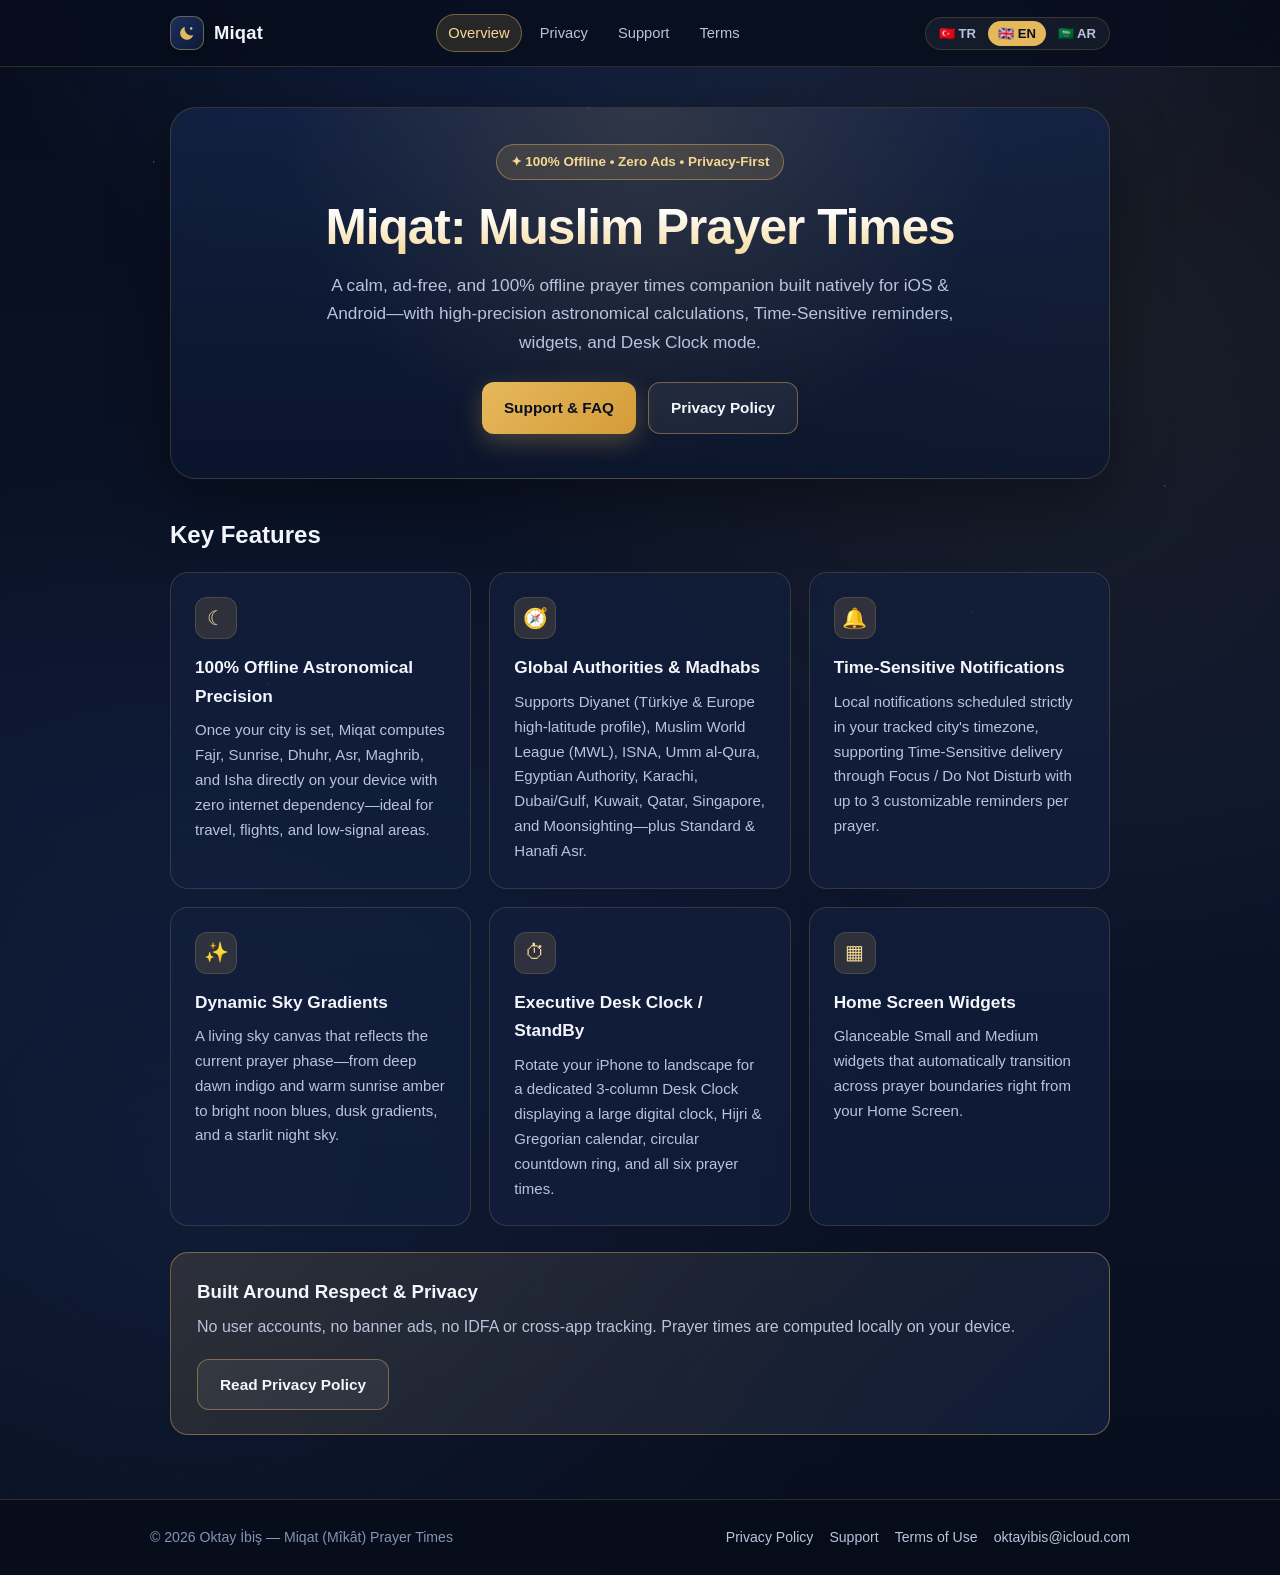
<file: docs/index.html>
<!DOCTYPE html>
<html lang="tr" data-active-lang="tr">
<head>
  <meta charset="UTF-8">
  <meta name="viewport" content="width=device-width, initial-scale=1.0">
  <title>Mîkât — Reklamsız ve Çevrimdışı Namaz Vakti</title>
  <meta name="title-tr" content="Mîkât — Reklamsız ve Çevrimdışı Namaz Vakti">
  <meta name="title-en" content="Miqat (Mîkât) — Offline, Ad-Free Prayer Times">
  <meta name="title-ar" content="ميقات — أوقات الصلاة بدون إنترنت وبلا إعلانات">
  <meta name="description" content="Mîkât / Miqat / ميقات: 100% offline, ad-free, privacy-first Muslim prayer times for iOS & Android.">
  <meta name="theme-color" content="#070d1b">
  <link rel="stylesheet" href="styles.css">
  <script src="i18n.js"></script>
</head>
<body>
  <div class="page-wrap">
    <header class="site-header">
      <div class="header-inner">
        <a class="brand" href="index.html" data-local-nav="index.html">
          <span class="brand-mark" aria-hidden="true">
            <svg width="20" height="20" viewBox="0 0 24 24" fill="none">
              <path d="M19.5 14.5A8 8 0 0 1 9.5 4.5a8 8 0 1 0 10 10Z" fill="#E6B85C"/>
              <circle cx="17" cy="6.5" r="1.4" fill="#F5D896"/>
            </svg>
          </span>
          <span data-lang="tr">Mîkât</span>
          <span data-lang="en">Miqat</span>
          <span data-lang="ar">ميقات</span>
        </a>

        <nav class="nav-links" aria-label="Main navigation">
          <a class="active" href="index.html" data-local-nav="index.html">
            <span data-lang="tr">Ana Sayfa</span>
            <span data-lang="en">Overview</span>
            <span data-lang="ar">الرئيسية</span>
          </a>
          <a href="privacy.html" data-local-nav="privacy.html">
            <span data-lang="tr">Gizlilik</span>
            <span data-lang="en">Privacy</span>
            <span data-lang="ar">الخصوصية</span>
          </a>
          <a href="support.html" data-local-nav="support.html">
            <span data-lang="tr">Destek</span>
            <span data-lang="en">Support</span>
            <span data-lang="ar">الدعم</span>
          </a>
          <a href="terms.html" data-local-nav="terms.html">
            <span data-lang="tr">Koşullar</span>
            <span data-lang="en">Terms</span>
            <span data-lang="ar">الشروط</span>
          </a>
        </nav>

        <div class="lang-switcher" role="group" aria-label="Language switcher">
          <button type="button" class="lang-btn active" data-set-lang="tr">🇹🇷 TR</button>
          <button type="button" class="lang-btn" data-set-lang="en">🇬🇧 EN</button>
          <button type="button" class="lang-btn" data-set-lang="ar">🇸🇦 AR</button>
        </div>
      </div>
    </header>

    <main>
      <!-- TURKISH -->
      <div data-lang="tr">
        <section class="hero">
          <div class="hero-badge">✦ %100 Çevrimdışı • Sıfır Reklam • Gizlilik Odaklı</div>
          <h1>Mîkât: Namaz Vakti</h1>
          <p class="lead">
            İbadet vakitlerinizi huzurla takip etmeniz için tasarlanmış, tamamen çevrimdışı çalışan,
            reklamsız ve yüksek hassasiyetli modern namaz vakti uygulaması.
          </p>
          <div class="cta-row">
            <a class="btn btn-primary" href="support.html" data-local-nav="support.html">Destek ve SSS</a>
            <a class="btn btn-secondary" href="privacy.html" data-local-nav="privacy.html">Gizlilik Politikası</a>
          </div>
        </section>

        <h2 class="section-title">Öne Çıkan Özellikler</h2>
        <div class="grid">
          <article class="card">
            <div class="card-icon">☾</div>
            <h3>%100 Çevrimdışı Hesaplama</h3>
            <p>
              Şehrinizi seçtikten sonra internet bağlantısına ihtiyaç duymadan dünyanın her yerinde
              İmsak, Güneş, Öğle, İkindi, Akşam ve Yatsı vakitlerini cihazınızda anında hesaplar.
            </p>
          </article>
          <article class="card">
            <div class="card-icon">🧭</div>
            <h3>Diyanet ve Uluslararası Metodlar</h3>
            <p>
              Diyanet İşleri Başkanlığı (Türkiye ve Avrupa yüksek enlem düzeltmesi dahil), MWL, ISNA,
              Ümmü'l-Kurâ, Mısır, Karaçi, Körfez, Kuveyt, Katar ve Singapur metodları; Standart ve Hanefi İkindi desteği.
            </p>
          </article>
          <article class="card">
            <div class="card-icon">🔔</div>
            <h3>Zaman Duyarlı Bildirimler</h3>
            <p>
              Odak (Focus) ve Rahatsız Etmeyin modunu aşabilen yerel Zaman Duyarlı (Time-Sensitive)
              hatırlatıcılar. Her vakit için tam vaktinde ve 5–60 dk öncesinde 3 adede kadar alarm.
            </p>
          </article>
          <article class="card">
            <div class="card-icon">✨</div>
            <h3>Dinamik Gökyüzü Atmosferi</h3>
            <p>
              Günün altı vaktine göre akıcı biçimde dönüşen gökyüzü renk gradyanları ve gece
              vakitlerinde sakin yıldızlı gökyüzü görünümü.
            </p>
          </article>
          <article class="card">
            <div class="card-icon">⏱</div>
            <h3>Masa Saati (StandBy) Modu</h3>
            <p>
              Telefonunuzu yatay çevirdiğinizde açılan 3 sütunlu yönetici masa saati görünümü:
              dijital saat, Hicri &amp; Miladi tarih, geri sayım halkası ve günün vakit listesi.
            </p>
          </article>
          <article class="card">
            <div class="card-icon">▦</div>
            <h3>Ana Ekran Widget'ları</h3>
            <p>
              Uygulamayı açmadan sıradaki namaz vaktini, kalan süreyi ve günlük vakit tablosunu
              ana ekranınızdan anlık olarak izleyin.
            </p>
          </article>
        </div>

        <section class="contact-box">
          <div>
            <h3>Gizliliğiniz Bizim İçin Kutsaldır</h3>
            <p style="color: var(--text-secondary); margin-top: 6px;">
              Üyelik yok, reklam yok, çapraz uygulama takibi (IDFA) yok. Tüm konum ve vakit hesaplamaları cihazınızda yapılır.
            </p>
          </div>
          <a class="btn btn-secondary" href="privacy.html" data-local-nav="privacy.html">Gizlilik Politikamızı İnceleyin</a>
        </section>
      </div>

      <!-- ENGLISH -->
      <div data-lang="en">
        <section class="hero">
          <div class="hero-badge">✦ 100% Offline • Zero Ads • Privacy-First</div>
          <h1>Miqat: Muslim Prayer Times</h1>
          <p class="lead">
            A calm, ad-free, and 100% offline prayer times companion built natively for iOS &amp; Android—with
            high-precision astronomical calculations, Time-Sensitive reminders, widgets, and Desk Clock mode.
          </p>
          <div class="cta-row">
            <a class="btn btn-primary" href="support.html" data-local-nav="support.html">Support &amp; FAQ</a>
            <a class="btn btn-secondary" href="privacy.html" data-local-nav="privacy.html">Privacy Policy</a>
          </div>
        </section>

        <h2 class="section-title">Key Features</h2>
        <div class="grid">
          <article class="card">
            <div class="card-icon">☾</div>
            <h3>100% Offline Astronomical Precision</h3>
            <p>
              Once your city is set, Miqat computes Fajr, Sunrise, Dhuhr, Asr, Maghrib, and Isha directly on your
              device with zero internet dependency—ideal for travel, flights, and low-signal areas.
            </p>
          </article>
          <article class="card">
            <div class="card-icon">🧭</div>
            <h3>Global Authorities &amp; Madhabs</h3>
            <p>
              Supports Diyanet (Türkiye &amp; Europe high-latitude profile), Muslim World League (MWL), ISNA,
              Umm al-Qura, Egyptian Authority, Karachi, Dubai/Gulf, Kuwait, Qatar, Singapore, and Moonsighting—plus Standard &amp; Hanafi Asr.
            </p>
          </article>
          <article class="card">
            <div class="card-icon">🔔</div>
            <h3>Time-Sensitive Notifications</h3>
            <p>
              Local notifications scheduled strictly in your tracked city's timezone, supporting Time-Sensitive
              delivery through Focus / Do Not Disturb with up to 3 customizable reminders per prayer.
            </p>
          </article>
          <article class="card">
            <div class="card-icon">✨</div>
            <h3>Dynamic Sky Gradients</h3>
            <p>
              A living sky canvas that reflects the current prayer phase—from deep dawn indigo and warm sunrise amber
              to bright noon blues, dusk gradients, and a starlit night sky.
            </p>
          </article>
          <article class="card">
            <div class="card-icon">⏱</div>
            <h3>Executive Desk Clock / StandBy</h3>
            <p>
              Rotate your iPhone to landscape for a dedicated 3-column Desk Clock displaying a large digital clock,
              Hijri &amp; Gregorian calendar, circular countdown ring, and all six prayer times.
            </p>
          </article>
          <article class="card">
            <div class="card-icon">▦</div>
            <h3>Home Screen Widgets</h3>
            <p>
              Glanceable Small and Medium widgets that automatically transition across prayer boundaries right from
              your Home Screen.
            </p>
          </article>
        </div>

        <section class="contact-box">
          <div>
            <h3>Built Around Respect &amp; Privacy</h3>
            <p style="color: var(--text-secondary); margin-top: 6px;">
              No user accounts, no banner ads, no IDFA or cross-app tracking. Prayer times are computed locally on your device.
            </p>
          </div>
          <a class="btn btn-secondary" href="privacy.html" data-local-nav="privacy.html">Read Privacy Policy</a>
        </section>
      </div>

      <!-- ARABIC -->
      <div data-lang="ar">
        <section class="hero">
          <div class="hero-badge">✦ يعمل 100% بدون نت • بدون إعلانات • خصوصية تامة</div>
          <h1>ميقات: أوقات الصلاة</h1>
          <p class="lead">
            تطبيق حديث لمواقيت الصلاة يعمل بالكامل دون إنترنت، خالٍ تماماً من الإعلانات ويحترم خصوصيتك،
            مع حسابات فلكية دقيقة، تنبيهات عاجلة، وضع ساعة المكتب، وودجت للشاشة الرئيسية.
          </p>
          <div class="cta-row">
            <a class="btn btn-primary" href="support.html" data-local-nav="support.html">الدعم والأسئلة الشائعة</a>
            <a class="btn btn-secondary" href="privacy.html" data-local-nav="privacy.html">سياسة الخصوصية</a>
          </div>
        </section>

        <h2 class="section-title">أهم المميزات</h2>
        <div class="grid">
          <article class="card">
            <div class="card-icon">☾</div>
            <h3>يعمل 100% بدون إنترنت</h3>
            <p>
              بمجرد اختيار مدينتك أو تحديد موقعك، يحسب التطبيق أوقات الفجر والشروق والظهر والعصر والمغرب والعشاء
              مباشرة على جهازك دون الحاجة لأي اتصال بالشبكة.
            </p>
          </article>
          <article class="card">
            <div class="card-icon">🧭</div>
            <h3>تقويم أم القرى والهيئات العالمية</h3>
            <p>
              يدعم تقويم أم القرى، رابطة العالم الإسلامي (MWL)، الهيئة المصرية للمساحة، رئاسة الشؤون الدينية التركية (Diyanet)،
              ISNA، كراتشي، الخليج، الكويت، قطر، وسنغافورة، مع دعم المذهب القياسي والحنفي لصلاة العصر.
            </p>
          </article>
          <article class="card">
            <div class="card-icon">🔔</div>
            <h3>تنبيهات ذكية وعاجلة (Time-Sensitive)</h3>
            <p>
              تنبيهات محلية دقيقة مرتبطة بالمنطقة الزمنية لمدينتك، تدعم تخطي وضع التركيز وعدم الإزعاج مع إمكانية
              ضبط حتى 3 تذكيرات لكل صلاة (عند الوقت وقبله بـ 5 إلى 60 دقيقة).
            </p>
          </article>
          <article class="card">
            <div class="card-icon">✨</div>
            <h3>خلفيات سماوية ديناميكية</h3>
            <p>
              تدرجات لونية حية تتغير مع أوقات اليوم الستة، من فجر هادئ وشروق دافئ حتى غروب المغرب وسماء ليلية مرصعة بالنجوم.
            </p>
          </article>
          <article class="card">
            <div class="card-icon">⏱</div>
            <h3>وضع ساعة المكتب (StandBy)</h3>
            <p>
              قم بتدوير هاتفك إلى الوضع الأفقي للحصول على لوحة مكتبية من 3 أعمدة تعرض الساعة الرقمية الكبيرة،
              التاريخ الهجري والميلادي، حلقة العد التنازلي، وجدول الصلوات اليومي.
            </p>
          </article>
          <article class="card">
            <div class="card-icon">▦</div>
            <h3>ودجت للشاشة الرئيسية</h3>
            <p>
              تابع الصلاة الحالية والقادمة والوقت المتبقي مباشرة من شاشتك الرئيسية بأحجام متعددة وتصميم أنيق.
            </p>
          </article>
        </div>

        <section class="contact-box">
          <div>
            <h3>خصوصيتك أولويتنا</h3>
            <p style="color: var(--text-secondary); margin-top: 6px;">
              لا يتطلب إنشاء حساب، لا يحتوي على إعلانات، ولا يتتبع نشاطك عبر التطبيقات. تتم جميع الحسابات على جهازك مباشرة.
            </p>
          </div>
          <a class="btn btn-secondary" href="privacy.html" data-local-nav="privacy.html">قراءة سياسة الخصوصية</a>
        </section>
      </div>
    </main>

    <footer class="site-footer">
      <div class="footer-inner">
        <div>
          <span data-lang="tr">© 2026 Oktay İbiş — Mîkât: Namaz Vakti</span>
          <span data-lang="en">© 2026 Oktay İbiş — Miqat (Mîkât) Prayer Times</span>
          <span data-lang="ar">© 2026 أوقطاي إيبيش — تطبيق ميقات لأوقات الصلاة</span>
        </div>
        <div class="footer-links">
          <a href="privacy.html" data-local-nav="privacy.html">
            <span data-lang="tr">Gizlilik Politikası</span>
            <span data-lang="en">Privacy Policy</span>
            <span data-lang="ar">سياسة الخصوصية</span>
          </a>
          <a href="support.html" data-local-nav="support.html">
            <span data-lang="tr">Destek</span>
            <span data-lang="en">Support</span>
            <span data-lang="ar">الدعم</span>
          </a>
          <a href="terms.html" data-local-nav="terms.html">
            <span data-lang="tr">Kullanım Koşulları</span>
            <span data-lang="en">Terms of Use</span>
            <span data-lang="ar">شروط الاستخدام</span>
          </a>
          <a href="mailto:oktayibis@icloud.com">oktayibis@icloud.com</a>
        </div>
      </div>
    </footer>
  </div>
</body>
</html>
</file>
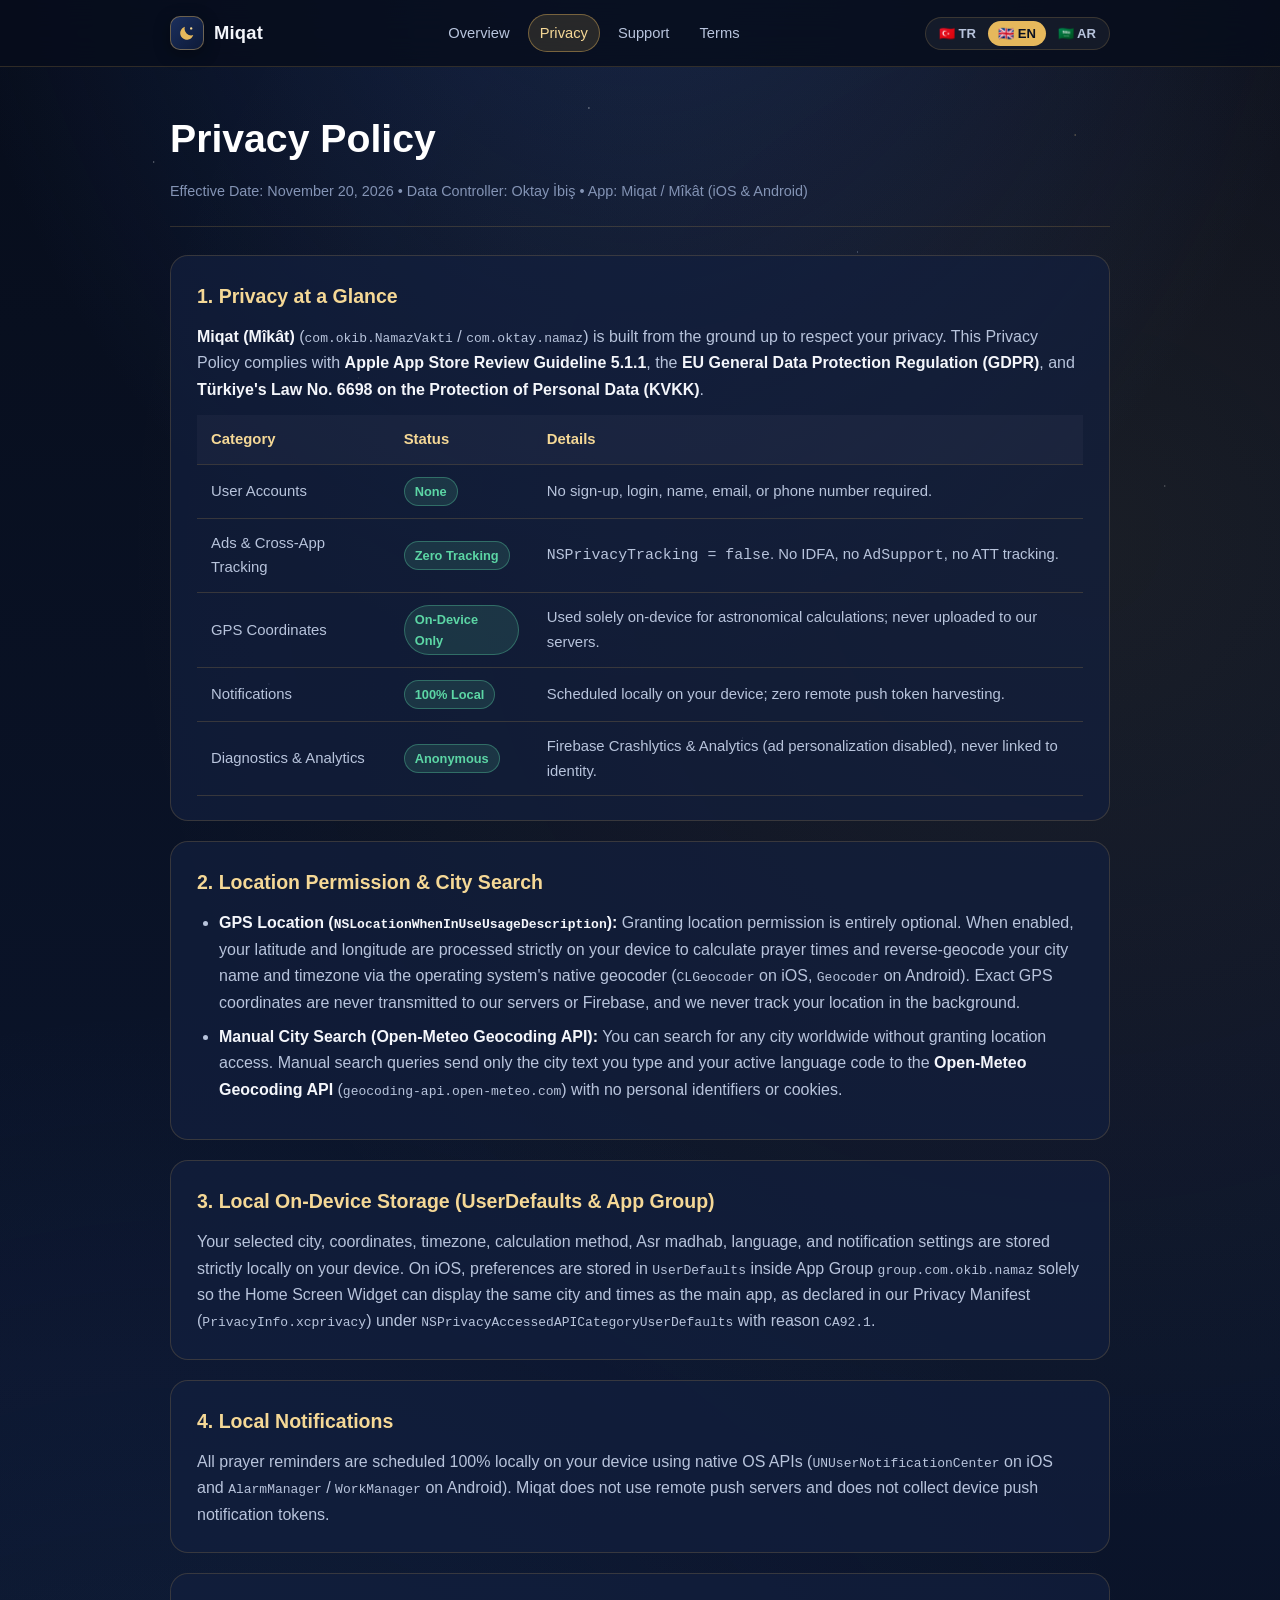
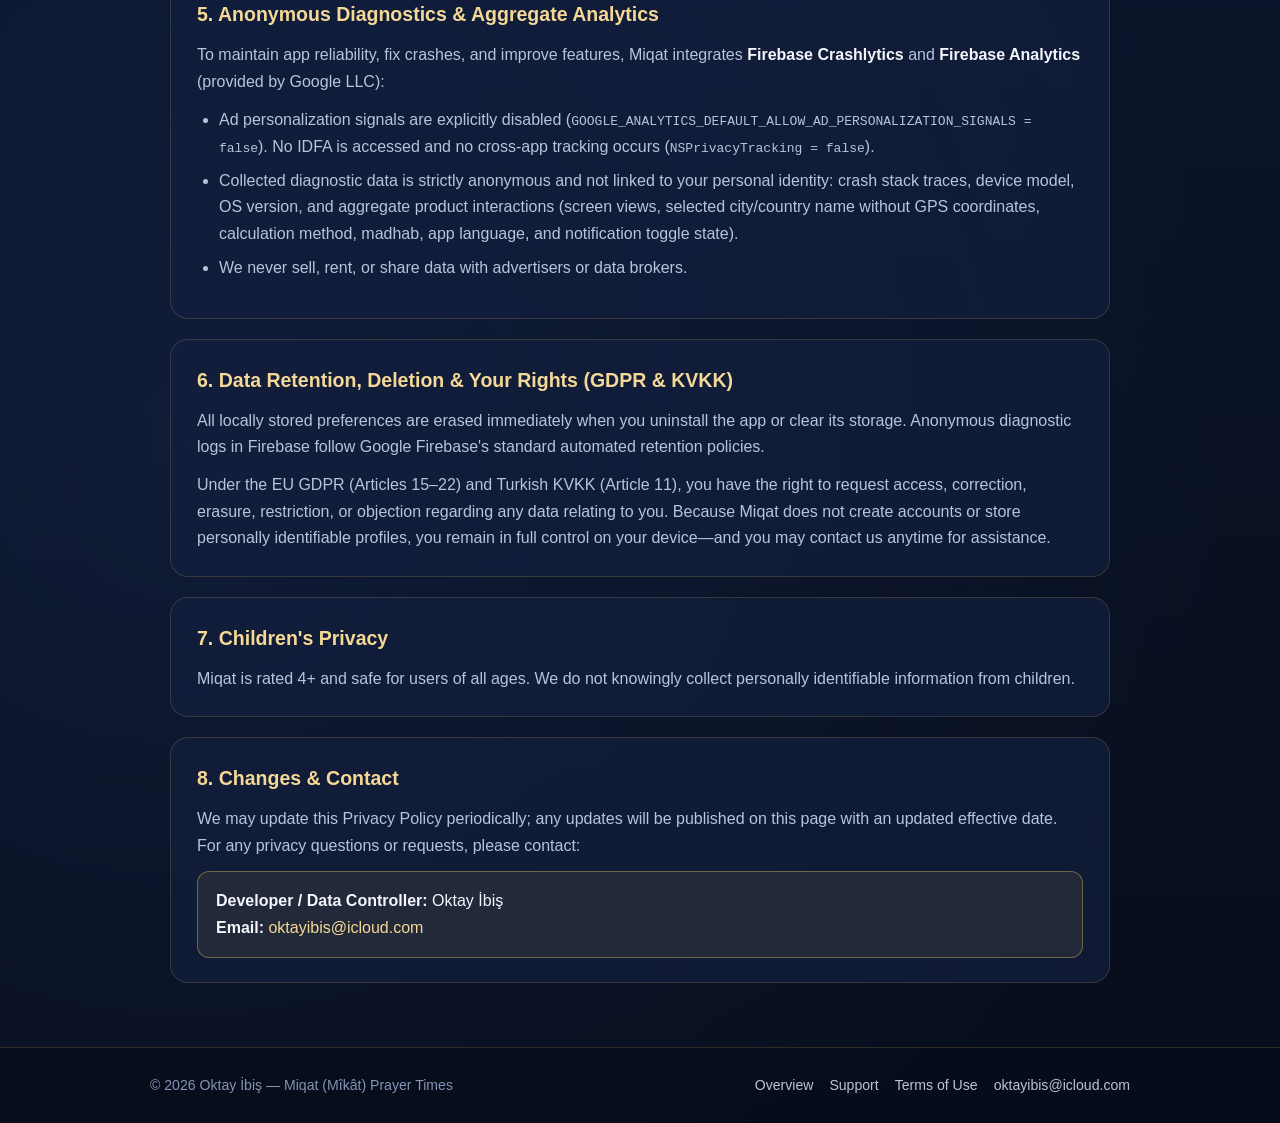
<file: docs/privacy.html>
<!DOCTYPE html>
<html lang="tr" data-active-lang="tr">
<head>
  <meta charset="UTF-8">
  <meta name="viewport" content="width=device-width, initial-scale=1.0">
  <title>Gizlilik Politikası — Mîkât</title>
  <meta name="title-tr" content="Gizlilik Politikası — Mîkât">
  <meta name="title-en" content="Privacy Policy — Miqat (Mîkât)">
  <meta name="title-ar" content="سياسة الخصوصية — ميقات">
  <meta name="description" content="Mîkât / Miqat / ميقات Privacy Policy (Apple App Store Guideline 5.1.1, GDPR & KVKK compliant).">
  <meta name="theme-color" content="#070d1b">
  <link rel="stylesheet" href="styles.css">
  <script src="i18n.js"></script>
</head>
<body>
  <div class="page-wrap">
    <header class="site-header">
      <div class="header-inner">
        <a class="brand" href="index.html" data-local-nav="index.html">
          <span class="brand-mark" aria-hidden="true">
            <svg width="20" height="20" viewBox="0 0 24 24" fill="none">
              <path d="M19.5 14.5A8 8 0 0 1 9.5 4.5a8 8 0 1 0 10 10Z" fill="#E6B85C"/>
              <circle cx="17" cy="6.5" r="1.4" fill="#F5D896"/>
            </svg>
          </span>
          <span data-lang="tr">Mîkât</span>
          <span data-lang="en">Miqat</span>
          <span data-lang="ar">ميقات</span>
        </a>

        <nav class="nav-links" aria-label="Main navigation">
          <a href="index.html" data-local-nav="index.html">
            <span data-lang="tr">Ana Sayfa</span>
            <span data-lang="en">Overview</span>
            <span data-lang="ar">الرئيسية</span>
          </a>
          <a class="active" href="privacy.html" data-local-nav="privacy.html">
            <span data-lang="tr">Gizlilik</span>
            <span data-lang="en">Privacy</span>
            <span data-lang="ar">الخصوصية</span>
          </a>
          <a href="support.html" data-local-nav="support.html">
            <span data-lang="tr">Destek</span>
            <span data-lang="en">Support</span>
            <span data-lang="ar">الدعم</span>
          </a>
          <a href="terms.html" data-local-nav="terms.html">
            <span data-lang="tr">Koşullar</span>
            <span data-lang="en">Terms</span>
            <span data-lang="ar">الشروط</span>
          </a>
        </nav>

        <div class="lang-switcher" role="group" aria-label="Language switcher">
          <button type="button" class="lang-btn active" data-set-lang="tr">🇹🇷 TR</button>
          <button type="button" class="lang-btn" data-set-lang="en">🇬🇧 EN</button>
          <button type="button" class="lang-btn" data-set-lang="ar">🇸🇦 AR</button>
        </div>
      </div>
    </header>

    <main>
      <!-- TURKISH -->
      <div data-lang="tr">
        <div class="doc-header">
          <h1>Gizlilik Politikası</h1>
          <p class="doc-meta">Yürürlük Tarihi: 20 Kasım 2026 • Veri Sorumlusu: Oktay İbiş • Uygulama: Mîkât (iOS &amp; Android)</p>
        </div>

        <div class="doc-body">
          <section class="doc-section">
            <h2>1. Özet Taahhüdümüz</h2>
            <p>
              <strong>Mîkât</strong> (<code>com.okib.NamazVakti</code> / <code>com.oktay.namaz</code>), kullanıcı mahremiyetine
              en üst düzeyde saygı göstermek üzere geliştirilmiştir. Bu politika; <strong>Apple App Store Yönergesi 5.1.1</strong>,
              <strong>Avrupa Birliği Genel Veri Koruma Tüzüğü (GDPR)</strong> ve <strong>6698 sayılı Kişisel Verilerin Korunması
              Kanunu (KVKK)</strong> ile uyumlu olarak hazırlanmıştır.
            </p>
            <div class="table-wrap">
              <table>
                <thead>
                  <tr>
                    <th>Başlık</th>
                    <th>Durum</th>
                    <th>Açıklama</th>
                  </tr>
                </thead>
                <tbody>
                  <tr>
                    <td>Kullanıcı Hesabı / Üyelik</td>
                    <td><span class="pill-ok">Yok</span></td>
                    <td>Kayıt, giriş, ad-soyad, e-posta veya telefon numarası talep edilmez.</td>
                  </tr>
                  <tr>
                    <td>Reklam ve Çapraz Takip</td>
                    <td><span class="pill-ok">Sıfır Takip</span></td>
                    <td><code>NSPrivacyTracking = false</code>. IDFA kullanılmaz, <code>AdSupport</code> / ATT eklenmemiştir.</td>
                  </tr>
                  <tr>
                    <td>GPS Konum Koordinatları</td>
                    <td><span class="pill-ok">Yalnızca Cihaz İçi</span></td>
                    <td>Yalnızca cihaz içi astronomik hesaplama için kullanılır; sunuculara gönderilmez.</td>
                  </tr>
                  <tr>
                    <td>Bildirimler</td>
                    <td><span class="pill-ok">%100 Yerel</span></td>
                    <td>Uzak bildirim (push) token'ı toplanmaz; tüm alarmlar cihaz içinde planlanır.</td>
                  </tr>
                  <tr>
                    <td>Hata ve Kullanım Tanılaması</td>
                    <td><span class="pill-ok">Anonim</span></td>
                    <td>Firebase Crashlytics &amp; Analytics (reklam kişiselleştirme kapalı); kimliğinizle ilişkilendirilmez.</td>
                  </tr>
                </tbody>
              </table>
            </div>
          </section>

          <section class="doc-section">
            <h2>2. Konum İzni ve Şehir Arama</h2>
            <ul>
              <li>
                <strong>GPS Konumu (<code>NSLocationWhenInUseUsageDescription</code>):</strong> Konum izni tamamen isteğe bağlıdır.
                İzin verdiğinizde cihazınızın enlem/boylam bilgisi yalnızca cihaz içinde namaz vakitlerini hesaplamak ve
                işletim sisteminin yerel ters coğrafi kodlama servisi (iOS'ta <code>CLGeocoder</code>, Android'de <code>Geocoder</code>)
                ile şehir adını ve saat dilimini belirlemek için kullanılır. Hassas GPS koordinatlarınız tarafımızca hiçbir sunucuya
                kaydedilmez ve arka planda konum takibi yapılmaz.
              </li>
              <li>
                <strong>Manuel Şehir Arama (Open-Meteo Geocoding API):</strong> Konum izni vermeden dilediğiniz şehri arayabilirsiniz.
                Arama yaptığınızda yalnızca yazdığınız şehir adı ve dil kodu <strong>Open-Meteo Geocoding API</strong>
                (<code>geocoding-api.open-meteo.com</code>) servisine kişisel tanımlayıcı veya çerez olmaksızın iletilir.
              </li>
            </ul>
          </section>

          <section class="doc-section">
            <h2>3. Cihaz İçi Yerel Depolama (UserDefaults &amp; App Group)</h2>
            <p>
              Seçtiğiniz şehir, koordinatlar, saat dilimi, hesaplama metodu (Diyanet, MWL vb.), İkindi mezhebi, uygulama dili ve
              bildirim tercihleriniz yalnızca kendi cihazınızda saklanır. iOS'ta bu veriler, ana uygulama ile Ana Ekran Widget'ının
              aynı vakitleri gösterebilmesi amacıyla App Group (<code>group.com.okib.namaz</code>) üzerinden <code>UserDefaults</code>
              içinde tutulur ve Apple Gizlilik Bildirimi'nde (<code>PrivacyInfo.xcprivacy</code>)
              <code>NSPrivacyAccessedAPICategoryUserDefaults</code> — <code>CA92.1</code> gerekçesiyle beyan edilmiştir.
            </p>
          </section>

          <section class="doc-section">
            <h2>4. Bildirimler</h2>
            <p>
              Tüm vakit bildirimleri ve hatırlatıcılar %100 yerel olarak cihazınız üzerinde planlanır
              (iOS'ta <code>UNUserNotificationCenter</code>, Android'de <code>AlarmManager</code> / <code>WorkManager</code>).
              Uzak sunucu tabanlı anlık bildirim (push notification) kullanılmaz ve cihaz bildirim belirteci (push token) toplanmaz.
            </p>
          </section>

          <section class="doc-section">
            <h2>5. Anonim Çökme Raporları ve Kullanım İstatistikleri</h2>
            <p>
              Uygulamanın kararlılığını artırmak, çökmeleri tespit etmek ve hangi özelliklerin sorunsuz çalıştığını anlamak için
              <strong>Google Firebase Crashlytics</strong> ve <strong>Firebase Analytics</strong> kullanılmaktadır:
            </p>
            <ul>
              <li>
                Reklam kişiselleştirme sinyalleri kesinlikle devre dışıdır
                (<code>GOOGLE_ANALYTICS_DEFAULT_ALLOW_AD_PERSONALIZATION_SIGNALS = false</code>) ve reklam tanımlayıcısı (IDFA)
                toplanmaz.
              </li>
              <li>
                Çökme raporları (cihaz modeli, işletim sistemi sürümü, yığın izi) ile anonim ve toplu kullanım olayları
                (ekran görüntüleme, seçilen şehir/ülke adı — kesin GPS koordinatı olmadan —, dil, hesaplama metodu, mezhep ve
                bildirim aç/kapa tercihleri) yalnızca teknik kararlılık amacıyla işlenir.
              </li>
              <li>
                Bu veriler hiçbir zaman kimliğinizle eşleştirilmez, satılmaz veya üçüncü taraf reklam ağlarıyla paylaşılmaz.
              </li>
            </ul>
          </section>

          <section class="doc-section">
            <h2>6. Veri Saklama, Silme ve Haklarınız (KVKK &amp; GDPR)</h2>
            <p>
              Cihazınızda depolanan tüm tercih ve şehir verileri, uygulamayı cihazınızdan kaldırdığınızda veya uygulama verilerini
              temizlediğinizde anında silinir. Firebase üzerindeki anonim tanılama kayıtları Google Firebase'in standart saklama
              sürelerine tabidir.
            </p>
            <p>
              KVKK (Madde 11) ve GDPR (Madde 15–22) kapsamında kişisel verilerinizin işlenip işlenmediğini öğrenme, bilgi talep etme,
              düzeltilmesini veya silinmesini isteme ve itiraz etme haklarına sahipsiniz. Herhangi bir talebiniz için doğrudan bizimle
              iletişime geçebilirsiniz.
            </p>
          </section>

          <section class="doc-section">
            <h2>7. Çocukların Gizliliği</h2>
            <p>
              Mîkât her yaş grubuna uygundur (4+) ve çocuklardan bilerek herhangi bir kişisel kimlik bilgisi toplamaz.
            </p>
          </section>

          <section class="doc-section">
            <h2>8. İletişim ve Politika Güncellemeleri</h2>
            <p>
              Bu Gizlilik Politikası zaman zaman güncellenebilir; güncellemeler bu sayfada yürürlük tarihiyle birlikte yayımlanır.
              Gizlilikle ilgili her türlü soru veya talebiniz için:
            </p>
            <div class="callout">
              <strong>Veri Sorumlusu / Geliştirici:</strong> Oktay İbiş<br>
              <strong>E-posta:</strong> <a href="mailto:oktayibis@icloud.com">oktayibis@icloud.com</a>
            </div>
          </section>
        </div>
      </div>

      <!-- ENGLISH -->
      <div data-lang="en">
        <div class="doc-header">
          <h1>Privacy Policy</h1>
          <p class="doc-meta">Effective Date: November 20, 2026 • Data Controller: Oktay İbiş • App: Miqat / Mîkât (iOS &amp; Android)</p>
        </div>

        <div class="doc-body">
          <section class="doc-section">
            <h2>1. Privacy at a Glance</h2>
            <p>
              <strong>Miqat (Mîkât)</strong> (<code>com.okib.NamazVakti</code> / <code>com.oktay.namaz</code>) is built from the
              ground up to respect your privacy. This Privacy Policy complies with <strong>Apple App Store Review Guideline 5.1.1</strong>,
              the <strong>EU General Data Protection Regulation (GDPR)</strong>, and <strong>Türkiye's Law No. 6698 on the Protection of
              Personal Data (KVKK)</strong>.
            </p>
            <div class="table-wrap">
              <table>
                <thead>
                  <tr>
                    <th>Category</th>
                    <th>Status</th>
                    <th>Details</th>
                  </tr>
                </thead>
                <tbody>
                  <tr>
                    <td>User Accounts</td>
                    <td><span class="pill-ok">None</span></td>
                    <td>No sign-up, login, name, email, or phone number required.</td>
                  </tr>
                  <tr>
                    <td>Ads &amp; Cross-App Tracking</td>
                    <td><span class="pill-ok">Zero Tracking</span></td>
                    <td><code>NSPrivacyTracking = false</code>. No IDFA, no <code>AdSupport</code>, no ATT tracking.</td>
                  </tr>
                  <tr>
                    <td>GPS Coordinates</td>
                    <td><span class="pill-ok">On-Device Only</span></td>
                    <td>Used solely on-device for astronomical calculations; never uploaded to our servers.</td>
                  </tr>
                  <tr>
                    <td>Notifications</td>
                    <td><span class="pill-ok">100% Local</span></td>
                    <td>Scheduled locally on your device; zero remote push token harvesting.</td>
                  </tr>
                  <tr>
                    <td>Diagnostics &amp; Analytics</td>
                    <td><span class="pill-ok">Anonymous</span></td>
                    <td>Firebase Crashlytics &amp; Analytics (ad personalization disabled), never linked to identity.</td>
                  </tr>
                </tbody>
              </table>
            </div>
          </section>

          <section class="doc-section">
            <h2>2. Location Permission &amp; City Search</h2>
            <ul>
              <li>
                <strong>GPS Location (<code>NSLocationWhenInUseUsageDescription</code>):</strong> Granting location permission is
                entirely optional. When enabled, your latitude and longitude are processed strictly on your device to calculate prayer
                times and reverse-geocode your city name and timezone via the operating system's native geocoder (<code>CLGeocoder</code>
                on iOS, <code>Geocoder</code> on Android). Exact GPS coordinates are never transmitted to our servers or Firebase, and
                we never track your location in the background.
              </li>
              <li>
                <strong>Manual City Search (Open-Meteo Geocoding API):</strong> You can search for any city worldwide without granting
                location access. Manual search queries send only the city text you type and your active language code to the
                <strong>Open-Meteo Geocoding API</strong> (<code>geocoding-api.open-meteo.com</code>) with no personal identifiers or cookies.
              </li>
            </ul>
          </section>

          <section class="doc-section">
            <h2>3. Local On-Device Storage (UserDefaults &amp; App Group)</h2>
            <p>
              Your selected city, coordinates, timezone, calculation method, Asr madhab, language, and notification settings are stored
              strictly locally on your device. On iOS, preferences are stored in <code>UserDefaults</code> inside App Group
              <code>group.com.okib.namaz</code> solely so the Home Screen Widget can display the same city and times as the main app,
              as declared in our Privacy Manifest (<code>PrivacyInfo.xcprivacy</code>) under
              <code>NSPrivacyAccessedAPICategoryUserDefaults</code> with reason <code>CA92.1</code>.
            </p>
          </section>

          <section class="doc-section">
            <h2>4. Local Notifications</h2>
            <p>
              All prayer reminders are scheduled 100% locally on your device using native OS APIs (<code>UNUserNotificationCenter</code>
              on iOS and <code>AlarmManager</code> / <code>WorkManager</code> on Android). Miqat does not use remote push servers and
              does not collect device push notification tokens.
            </p>
          </section>

          <section class="doc-section">
            <h2>5. Anonymous Diagnostics &amp; Aggregate Analytics</h2>
            <p>
              To maintain app reliability, fix crashes, and improve features, Miqat integrates <strong>Firebase Crashlytics</strong>
              and <strong>Firebase Analytics</strong> (provided by Google LLC):
            </p>
            <ul>
              <li>
                Ad personalization signals are explicitly disabled
                (<code>GOOGLE_ANALYTICS_DEFAULT_ALLOW_AD_PERSONALIZATION_SIGNALS = false</code>). No IDFA is accessed and no cross-app
                tracking occurs (<code>NSPrivacyTracking = false</code>).
              </li>
              <li>
                Collected diagnostic data is strictly anonymous and not linked to your personal identity: crash stack traces, device model,
                OS version, and aggregate product interactions (screen views, selected city/country name without GPS coordinates, calculation
                method, madhab, app language, and notification toggle state).
              </li>
              <li>
                We never sell, rent, or share data with advertisers or data brokers.
              </li>
            </ul>
          </section>

          <section class="doc-section">
            <h2>6. Data Retention, Deletion &amp; Your Rights (GDPR &amp; KVKK)</h2>
            <p>
              All locally stored preferences are erased immediately when you uninstall the app or clear its storage. Anonymous diagnostic
              logs in Firebase follow Google Firebase's standard automated retention policies.
            </p>
            <p>
              Under the EU GDPR (Articles 15–22) and Turkish KVKK (Article 11), you have the right to request access, correction,
              erasure, restriction, or objection regarding any data relating to you. Because Miqat does not create accounts or store
              personally identifiable profiles, you remain in full control on your device—and you may contact us anytime for assistance.
            </p>
          </section>

          <section class="doc-section">
            <h2>7. Children's Privacy</h2>
            <p>
              Miqat is rated 4+ and safe for users of all ages. We do not knowingly collect personally identifiable information from children.
            </p>
          </section>

          <section class="doc-section">
            <h2>8. Changes &amp; Contact</h2>
            <p>
              We may update this Privacy Policy periodically; any updates will be published on this page with an updated effective date.
              For any privacy questions or requests, please contact:
            </p>
            <div class="callout">
              <strong>Developer / Data Controller:</strong> Oktay İbiş<br>
              <strong>Email:</strong> <a href="mailto:oktayibis@icloud.com">oktayibis@icloud.com</a>
            </div>
          </section>
        </div>
      </div>

      <!-- ARABIC -->
      <div data-lang="ar">
        <div class="doc-header">
          <h1>سياسة الخصوصية</h1>
          <p class="doc-meta">تاريخ السريان: 20 نوفمبر 2026 • مسؤول البيانات: أوقطاي إيبيش • التطبيق: ميقات (iOS و Android)</p>
        </div>

        <div class="doc-body">
          <section class="doc-section">
            <h2>1. ملخص التزامنا بخصوصيتك</h2>
            <p>
              صُمم تطبيق <strong>ميقات (Mîkât)</strong> (<code>com.okib.NamazVakti</code> / <code>com.oktay.namaz</code>)
              لاحترام خصوصيتك بأعلى المعايير. تتوافق هذه السياسة مع <strong>إرشادات متجر Apple App Store (البند 5.1.1)</strong>،
              واللائحة الأوروبية لحماية البيانات <strong>(GDPR)</strong>، وقانون حماية البيانات الشخصية التركي رقم 6698 <strong>(KVKK)</strong>.
            </p>
            <div class="table-wrap">
              <table>
                <thead>
                  <tr>
                    <th>البند</th>
                    <th>الحالة</th>
                    <th>التوضيح</th>
                  </tr>
                </thead>
                <tbody>
                  <tr>
                    <td>حسابات المستخدمين</td>
                    <td><span class="pill-ok">لا يوجد</span></td>
                    <td>لا يتطلب التسجيل أو تسجيل الدخول أو إدخال الاسم أو البريد الإلكتروني.</td>
                  </tr>
                  <tr>
                    <td>الإعلانات والتتبع</td>
                    <td><span class="pill-ok">صفر تتبع</span></td>
                    <td><code>NSPrivacyTracking = false</code>. لا يستخدم IDFA ولا يتتبعك عبر التطبيقات.</td>
                  </tr>
                  <tr>
                    <td>إحداثيات GPS</td>
                    <td><span class="pill-ok">على الجهاز فقط</span></td>
                    <td>تُستخدم محلياً لحساب أوقات الصلاة ولا تُرسل أبداً إلى خوادمنا.</td>
                  </tr>
                  <tr>
                    <td>الإشعارات</td>
                    <td><span class="pill-ok">محلية 100%</span></td>
                    <td>تُجدول بالكامل على جهازك دون جمع رموز إشعارات (Push Tokens).</td>
                  </tr>
                  <tr>
                    <td>تقارير الأعطال والتحليلات</td>
                    <td><span class="pill-ok">مجهولة الهوية</span></td>
                    <td>Firebase Crashlytics و Analytics (مع تعطيل تخصيص الإعلانات)، غير مرتبطة بهويتك.</td>
                  </tr>
                </tbody>
              </table>
            </div>
          </section>

          <section class="doc-section">
            <h2>2. إذن الموقع والبحث عن المدن</h2>
            <ul>
              <li>
                <strong>الموقع الجغرافي (<code>NSLocationWhenInUseUsageDescription</code>):</strong> منح إذن الموقع اختياري تماماً.
                عند تفعيله، تُستخدم إحداثيات خط العرض والطول حصرياً على جهازك لحساب مواقيت الصلاة وتحديد اسم المدينة والمنطقة الزمنية
                عبر خدمة النظام المحلية (<code>CLGeocoder</code> على iOS و <code>Geocoder</code> على Android). لا يتم إرسال إحداثيات
                GPS الدقيقة إلى أي خادم ولا يتم تتبع موقعك في الخلفية.
              </li>
              <li>
                <strong>البحث اليدوي عن المدينة (Open-Meteo Geocoding API):</strong> يمكنك البحث عن أي مدينة في العالم دون منح إذن الموقع.
                عند البحث، يُرسل فقط اسم المدينة ورمز اللغة إلى خدمة <strong>Open-Meteo Geocoding API</strong>
                (<code>geocoding-api.open-meteo.com</code>) بدون أي معرفات شخصية أو ملفات تعريف ارتباط.
              </li>
            </ul>
          </section>

          <section class="doc-section">
            <h2>3. التخزين المحلي على الجهاز (UserDefaults و App Group)</h2>
            <p>
              يتم حفظ المدينة المختارة والإحداثيات والمنطقة الزمنية وطريقة الحساب والمذهب الفقهي ولغة التطبيق وإعدادات التنبيهات
              محلياً على جهازك فقط. على نظام iOS، تُحفظ الإعدادات في <code>UserDefaults</code> ضمن مجموعة التطبيقات
              (<code>group.com.okib.namaz</code>) لمشاركتها بين التطبيق وودجت الشاشة الرئيسية، وهو ما تم التصريح به في ملف الخصوصية
              (<code>PrivacyInfo.xcprivacy</code>) تحت الفئة <code>NSPrivacyAccessedAPICategoryUserDefaults</code> للسبب <code>CA92.1</code>.
            </p>
          </section>

          <section class="doc-section">
            <h2>4. الإشعارات والتنبيهات المحلية</h2>
            <p>
              تتم جدولة جميع تنبيهات الصلاة محلياً بنسبة 100% على جهازك باستخدام أدوات النظام الأصلية
              (<code>UNUserNotificationCenter</code> على iOS و <code>AlarmManager</code> على Android). لا يستخدم التطبيق خوادم إشعارات
              عن بُعد ولا يجمع رموز الإشعارات (Push Tokens).
            </p>
          </section>

          <section class="doc-section">
            <h2>5. تقارير الأعطال والتحليلات المجهولة</h2>
            <p>
              لضمان استقرار التطبيق وإصلاح الأعطال التقنية وتحسين الجودة، يستخدم التطبيق <strong>Firebase Crashlytics</strong>
              و <strong>Firebase Analytics</strong> من Google:
            </p>
            <ul>
              <li>
                تم تعطيل إشارات تخصيص الإعلانات بالكامل
                (<code>GOOGLE_ANALYTICS_DEFAULT_ALLOW_AD_PERSONALIZATION_SIGNALS = false</code>)، ولا يتم الوصول إلى معرف الإعلانات (IDFA).
              </li>
              <li>
                تقتصر البيانات التقنية المجهولة على تقارير الأعطال وأحداث الاستخدام الإجمالية غير المرتبطة بالهوية
                (الشاشات المفتوحة، اسم المدينة/الدولة دون إحداثيات GPS، طريقة الحساب، المذهب، اللغة، وحالة تفعيل التنبيهات).
              </li>
              <li>
                لا نقوم أبداً ببيع أو مشاركة أي بيانات مع شركات الإعلانات أو وسطاء البيانات.
              </li>
            </ul>
          </section>

          <section class="doc-section">
            <h2>6. الاحتفاظ بالبيانات وحذفها وحقوقك (GDPR و KVKK)</h2>
            <p>
              يتم حذف جميع البيانات المخزنة محلياً فور إلغاء تثبيت التطبيق أو مسح بياناته. وتخضع السجلات التقنية المجهولة في Firebase
              لسياسات الاحتفاظ القياسية لدى Google Firebase.
            </p>
            <p>
              بموجب لائحة GDPR وقانون KVKK، يحق لك طلب الاطلاع على بياناتك أو تصحيحها أو حذفها أو الاعتراض على معالجتها. يمكنك التواصل
              معنا في أي وقت لأي استفسار يتعلق بالخصوصية.
            </p>
          </section>

          <section class="doc-section">
            <h2>7. خصوصية الأطفال</h2>
            <p>
              التطبيق مناسب لجميع الأعمار (+4) ولا يجمع عن قصد أي معلومات تعريف شخصية من الأطفال.
            </p>
          </section>

          <section class="doc-section">
            <h2>8. التحديثات والتواصل</h2>
            <p>
              قد نقوم بتحديث سياسة الخصوصية هذه عند الحاجة، وسيتم نشر أي تعديل على هذه الصفحة مع تاريخ التحديث. للاستفسار أو التواصل:
            </p>
            <div class="callout">
              <strong>المطور / مسؤول البيانات:</strong> أوقطاي إيبيش (Oktay İbiş)<br>
              <strong>البريد الإلكتروني:</strong> <a href="mailto:oktayibis@icloud.com">oktayibis@icloud.com</a>
            </div>
          </section>
        </div>
      </div>
    </main>

    <footer class="site-footer">
      <div class="footer-inner">
        <div>
          <span data-lang="tr">© 2026 Oktay İbiş — Mîkât: Namaz Vakti</span>
          <span data-lang="en">© 2026 Oktay İbiş — Miqat (Mîkât) Prayer Times</span>
          <span data-lang="ar">© 2026 أوقطاي إيبيش — تطبيق ميقات لأوقات الصلاة</span>
        </div>
        <div class="footer-links">
          <a href="index.html" data-local-nav="index.html">
            <span data-lang="tr">Ana Sayfa</span>
            <span data-lang="en">Overview</span>
            <span data-lang="ar">الرئيسية</span>
          </a>
          <a href="support.html" data-local-nav="support.html">
            <span data-lang="tr">Destek</span>
            <span data-lang="en">Support</span>
            <span data-lang="ar">الدعم</span>
          </a>
          <a href="terms.html" data-local-nav="terms.html">
            <span data-lang="tr">Kullanım Koşulları</span>
            <span data-lang="en">Terms of Use</span>
            <span data-lang="ar">شروط الاستخدام</span>
          </a>
          <a href="mailto:oktayibis@icloud.com">oktayibis@icloud.com</a>
        </div>
      </div>
    </footer>
  </div>
</body>
</html>
</file>
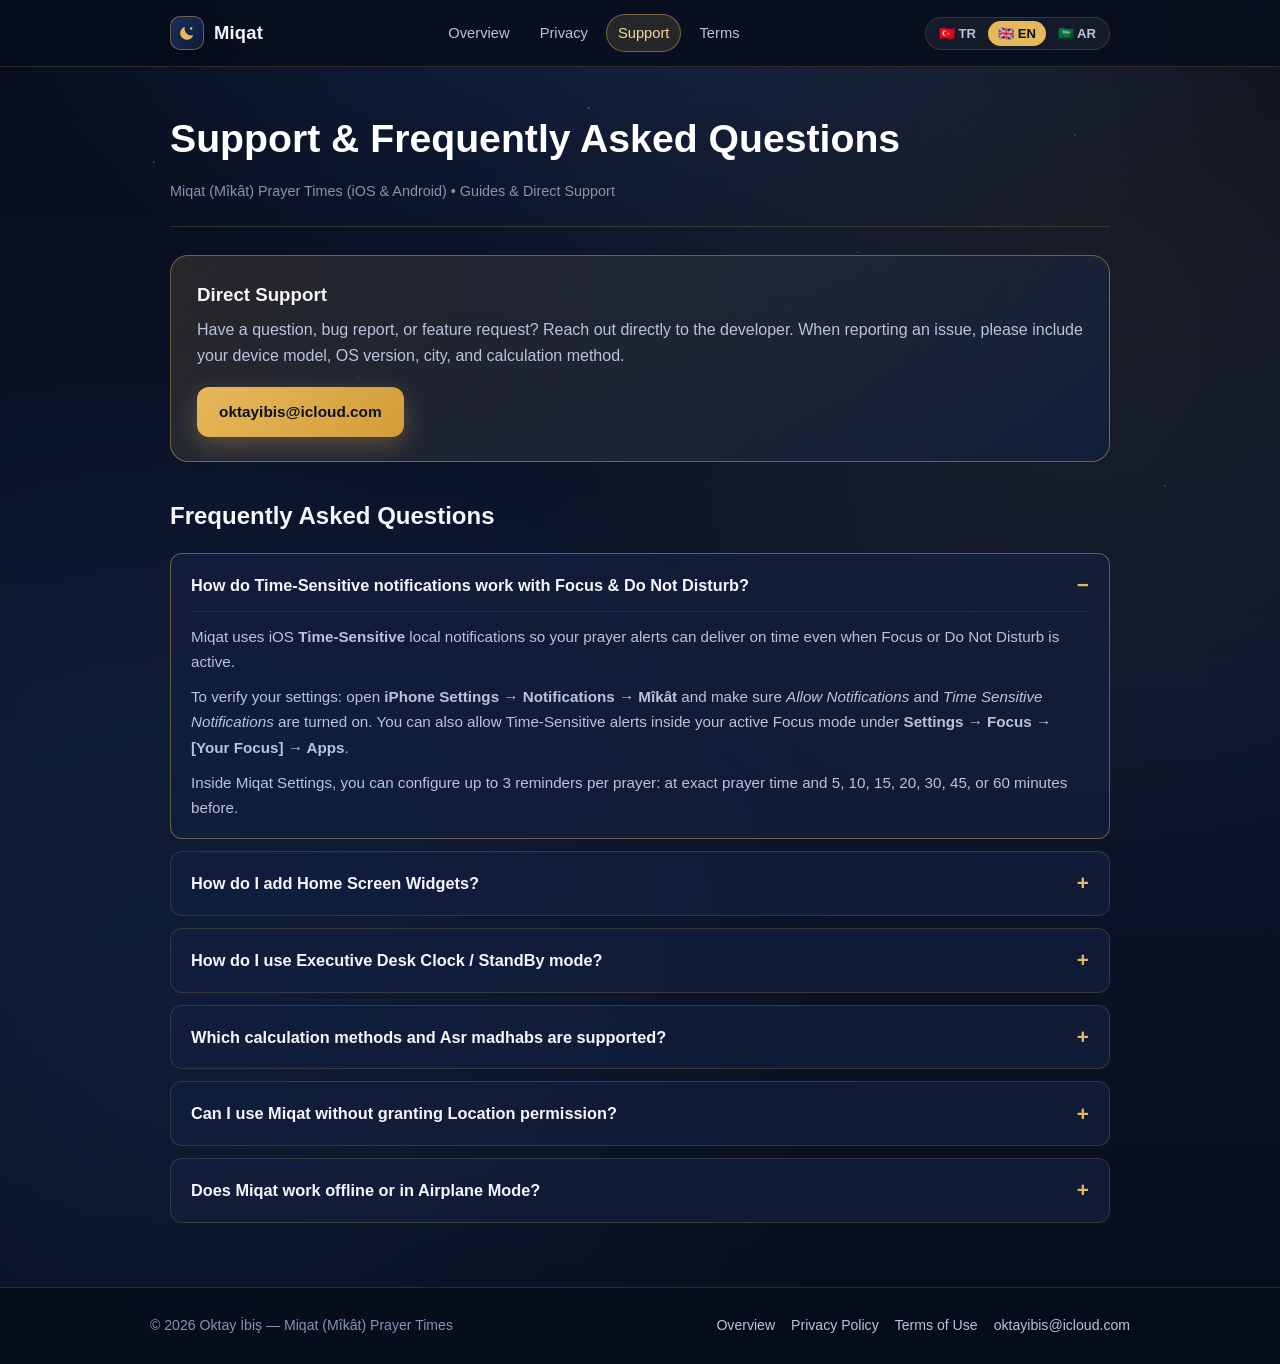
<file: docs/support.html>
<!DOCTYPE html>
<html lang="tr" data-active-lang="tr">
<head>
  <meta charset="UTF-8">
  <meta name="viewport" content="width=device-width, initial-scale=1.0">
  <title>Destek ve SSS — Mîkât</title>
  <meta name="title-tr" content="Destek ve SSS — Mîkât">
  <meta name="title-en" content="Support & FAQ — Miqat (Mîkât)">
  <meta name="title-ar" content="الدعم والأسئلة الشائعة — ميقات">
  <meta name="description" content="Official Support & FAQ for Mîkât / Miqat / ميقات Prayer Times app (iOS & Android).">
  <meta name="theme-color" content="#070d1b">
  <link rel="stylesheet" href="styles.css">
  <script src="i18n.js"></script>
</head>
<body>
  <div class="page-wrap">
    <header class="site-header">
      <div class="header-inner">
        <a class="brand" href="index.html" data-local-nav="index.html">
          <span class="brand-mark" aria-hidden="true">
            <svg width="20" height="20" viewBox="0 0 24 24" fill="none">
              <path d="M19.5 14.5A8 8 0 0 1 9.5 4.5a8 8 0 1 0 10 10Z" fill="#E6B85C"/>
              <circle cx="17" cy="6.5" r="1.4" fill="#F5D896"/>
            </svg>
          </span>
          <span data-lang="tr">Mîkât</span>
          <span data-lang="en">Miqat</span>
          <span data-lang="ar">ميقات</span>
        </a>

        <nav class="nav-links" aria-label="Main navigation">
          <a href="index.html" data-local-nav="index.html">
            <span data-lang="tr">Ana Sayfa</span>
            <span data-lang="en">Overview</span>
            <span data-lang="ar">الرئيسية</span>
          </a>
          <a href="privacy.html" data-local-nav="privacy.html">
            <span data-lang="tr">Gizlilik</span>
            <span data-lang="en">Privacy</span>
            <span data-lang="ar">الخصوصية</span>
          </a>
          <a class="active" href="support.html" data-local-nav="support.html">
            <span data-lang="tr">Destek</span>
            <span data-lang="en">Support</span>
            <span data-lang="ar">الدعم</span>
          </a>
          <a href="terms.html" data-local-nav="terms.html">
            <span data-lang="tr">Koşullar</span>
            <span data-lang="en">Terms</span>
            <span data-lang="ar">الشروط</span>
          </a>
        </nav>

        <div class="lang-switcher" role="group" aria-label="Language switcher">
          <button type="button" class="lang-btn active" data-set-lang="tr">🇹🇷 TR</button>
          <button type="button" class="lang-btn" data-set-lang="en">🇬🇧 EN</button>
          <button type="button" class="lang-btn" data-set-lang="ar">🇸🇦 AR</button>
        </div>
      </div>
    </header>

    <main>
      <!-- TURKISH -->
      <div data-lang="tr">
        <div class="doc-header">
          <h1>Destek ve Sıkça Sorulan Sorular</h1>
          <p class="doc-meta">Mîkât: Namaz Vakti (iOS &amp; Android) • Yardım Rehberi ve Doğrudan İletişim</p>
        </div>

        <section class="contact-box" style="margin-top: 0; margin-bottom: 28px;">
          <div>
            <h3>Doğrudan Destek</h3>
            <p style="color: var(--text-secondary); margin-top: 6px;">
              Sorularınız, hata bildirimleri veya özellik önerileriniz için doğrudan geliştiriciyle iletişime geçebilirsiniz.
              Lütfen mesajınızda cihaz modelinizi, işletim sistemi sürümünüzü, şehrinizi ve seçili hesaplama metodunu belirtin.
            </p>
          </div>
          <a class="btn btn-primary" href="mailto:oktayibis@icloud.com?subject=M%C3%AEk%C3%A2t%20Destek">oktayibis@icloud.com</a>
        </section>

        <h2 class="section-title">Sıkça Sorulan Sorular</h2>
        <div class="faq-list">
          <details class="faq-item" open>
            <summary>Zaman Duyarlı (Time-Sensitive) bildirimler nasıl çalışır ve Odak modunda nasıl izin verilir?</summary>
            <div class="faq-answer">
              <p>
                Mîkât, iOS'ta <strong>Zaman Duyarlı (Time-Sensitive)</strong> bildirim seviyesini kullanır; böylece namaz vakti
                hatırlatıcıları Odak (Focus) veya Rahatsız Etmeyin modu açıkken bile zamanında ulaşabilir.
              </p>
              <p>
                Eğer bildirimler sessiz kalıyorsa: <strong>iPhone Ayarlar → Bildirimler → Mîkât</strong> yolunu izleyin,
                <em>Bildirimlere İzin Ver</em> ve <em>Zaman Duyarlı Bildirimler</em> seçeneklerinin açık olduğundan emin olun.
                Ayrıca <strong>Ayarlar → Odak → [Aktif Odak Modu] → Uygulamalar</strong> altında Zaman Duyarlı bildirimlere izin verebilirsiniz.
              </p>
              <p>
                Her vakit için uygulama içi Ayarlar'dan tam vaktinde ve vakitten 5, 10, 15, 20, 30, 45 veya 60 dakika önce olmak üzere
                3 adede kadar hatırlatıcı tanımlayabilirsiniz.
              </p>
            </div>
          </details>

          <details class="faq-item">
            <summary>Ana Ekran ve Kilit Ekranı Widget'ı nasıl eklenir?</summary>
            <div class="faq-answer">
              <p>
                <strong>iOS:</strong> Ana ekranınızda boş bir alana uzun basın → sol üstteki <strong>+</strong> (Düzenle → Araç Takımı Ekle)
                düğmesine dokunun → <strong>Mîkât</strong> araması yapın → Küçük (Small) veya Orta (Medium) widget boyutunu seçip
                <em>Araç Takımı Ekle</em> deyin.
              </p>
              <p>
                <strong>Android:</strong> Ana ekranınıza uzun basın → <strong>Widget'lar</strong> → <strong>Mîkât</strong> widget'ını
                ekranınıza sürükleyin.
              </p>
              <p>
                Widget, uygulamada seçtiğiniz şehir ve hesaplama metodunu App Group üzerinden otomatik senkronize eder.
              </p>
            </div>
          </details>

          <details class="faq-item">
            <summary>Masa Saati (StandBy / Desk Clock) modu nasıl açılır?</summary>
            <div class="faq-answer">
              <p>
                Mîkât ana ekranındayken iPhone'unuzu yatay (landscape) konuma çevirin (ekran döndürme kilidinin kapalı olduğundan
                emin olun). Uygulama otomatik olarak 3 sütunlu yönetici masa saati görünümüne geçer: büyük dijital saat, Hicri ve Miladi
                takvim, dairesel geri sayım halkası ve günün tüm namaz vakitleri.
              </p>
            </div>
          </details>

          <details class="faq-item">
            <summary>Hangi hesaplama metodları ve İkindi mezhepleri destekleniyor?</summary>
            <div class="faq-answer">
              <p>
                Mîkât, seçtiğiniz şehre göre en uygun otoriteyi önerir ve Ayarlar ekranından dilediğiniz zaman değiştirmenize olanak tanır:
              </p>
              <p>
                <strong>Metodlar:</strong> Diyanet İşleri Başkanlığı (Türkiye ve 48° kuzey enlemi üstü Avrupa yüksek enlem düzeltmesi dahil),
                Dünya İslam Birliği (MWL), ISNA (Kuzey Amerika), Ümmü'l-Kurâ (Mekke), Mısır Genel Fetva Kurulu, Karaçi, Dubai / Körfez,
                Kuveyt, Katar, Singapur ve Moonsighting Committee.
              </p>
              <p>
                <strong>İkindi Mezhebi:</strong> Standart (Şafii, Maliki, Hanbeli) ve Hanefi (Asr-ı Sani).
              </p>
            </div>
          </details>

          <details class="faq-item">
            <summary>Konum izni vermeden uygulamayı kullanabilir miyim?</summary>
            <div class="faq-answer">
              <p>
                Evet! Konum (GPS) izni tamamen isteğe bağlıdır. Kurulum sihirbazında veya Ayarlar'dan şehir arama çubuğunu kullanarak
                dünyanın herhangi bir şehrini (ör. İstanbul, Ankara, Berlin, Londra, Mekke) manuel olarak seçebilirsiniz.
                Şehir seçildikten sonra tüm vakitler %100 çevrimdışı hesaplanır.
              </p>
            </div>
          </details>

          <details class="faq-item">
            <summary>Uygulama internet olmadan (uçak modunda) çalışır mı?</summary>
            <div class="faq-answer">
              <p>
                Evet. Şehir seçiminiz kaydedildikten sonra tüm namaz vakitleri, Hicri takvim, geri sayım halkası, widget'lar ve
                yerel bildirimler hiçbir internet bağlantısı gerektirmeden cihazınızda hesaplanır.
              </p>
            </div>
          </details>
        </div>
      </div>

      <!-- ENGLISH -->
      <div data-lang="en">
        <div class="doc-header">
          <h1>Support &amp; Frequently Asked Questions</h1>
          <p class="doc-meta">Miqat (Mîkât) Prayer Times (iOS &amp; Android) • Guides &amp; Direct Support</p>
        </div>

        <section class="contact-box" style="margin-top: 0; margin-bottom: 28px;">
          <div>
            <h3>Direct Support</h3>
            <p style="color: var(--text-secondary); margin-top: 6px;">
              Have a question, bug report, or feature request? Reach out directly to the developer.
              When reporting an issue, please include your device model, OS version, city, and calculation method.
            </p>
          </div>
          <a class="btn btn-primary" href="mailto:oktayibis@icloud.com?subject=Miqat%20Support">oktayibis@icloud.com</a>
        </section>

        <h2 class="section-title">Frequently Asked Questions</h2>
        <div class="faq-list">
          <details class="faq-item" open>
            <summary>How do Time-Sensitive notifications work with Focus &amp; Do Not Disturb?</summary>
            <div class="faq-answer">
              <p>
                Miqat uses iOS <strong>Time-Sensitive</strong> local notifications so your prayer alerts can deliver on time
                even when Focus or Do Not Disturb is active.
              </p>
              <p>
                To verify your settings: open <strong>iPhone Settings → Notifications → Mîkât</strong> and make sure
                <em>Allow Notifications</em> and <em>Time Sensitive Notifications</em> are turned on. You can also allow
                Time-Sensitive alerts inside your active Focus mode under <strong>Settings → Focus → [Your Focus] → Apps</strong>.
              </p>
              <p>
                Inside Miqat Settings, you can configure up to 3 reminders per prayer: at exact prayer time and 5, 10, 15, 20,
                30, 45, or 60 minutes before.
              </p>
            </div>
          </details>

          <details class="faq-item">
            <summary>How do I add Home Screen Widgets?</summary>
            <div class="faq-answer">
              <p>
                <strong>iOS:</strong> Touch and hold an empty area on your Home Screen → tap <strong>Edit → Add Widget</strong>
                (or <strong>+</strong>) → search for <strong>Mîkât</strong> → choose the Small or Medium widget and tap
                <em>Add Widget</em>.
              </p>
              <p>
                <strong>Android:</strong> Long-press the Home Screen → tap <strong>Widgets</strong> → drag the <strong>Mîkât</strong>
                widget onto your screen.
              </p>
              <p>
                Widgets automatically stay in sync with your selected city, calculation method, and madhab via local shared storage.
              </p>
            </div>
          </details>

          <details class="faq-item">
            <summary>How do I use Executive Desk Clock / StandBy mode?</summary>
            <div class="faq-answer">
              <p>
                While on the Home screen of Miqat, simply rotate your iPhone to landscape orientation (make sure Portrait
                Orientation Lock is off). The interface switches automatically to a 3-column Desk Clock dashboard displaying
                a large digital clock, Hijri &amp; Gregorian dates, the circular countdown ring, and all six prayer times.
              </p>
            </div>
          </details>

          <details class="faq-item">
            <summary>Which calculation methods and Asr madhabs are supported?</summary>
            <div class="faq-answer">
              <p>
                You can customize your preferred authority at any time in Settings:
              </p>
              <p>
                <strong>Authorities:</strong> Diyanet (Türkiye &amp; Europe high-latitude profile above 48°N), Muslim World League (MWL),
                ISNA (North America), Umm al-Qura (Makkah), Egyptian General Authority, Karachi, Dubai/UAE, Kuwait, Qatar,
                Singapore, and Moonsighting Committee.
              </p>
              <p>
                <strong>Asr Juristic Method:</strong> Standard (Shafi'i, Maliki, Hanbali) and Hanafi.
              </p>
            </div>
          </details>

          <details class="faq-item">
            <summary>Can I use Miqat without granting Location permission?</summary>
            <div class="faq-answer">
              <p>
                Yes! GPS location permission is completely optional. During onboarding or in Settings, you can search and select
                any city worldwide (e.g., Istanbul, London, New York, Makkah) manually. Once saved, all daily calculations run 100% offline.
              </p>
            </div>
          </details>

          <details class="faq-item">
            <summary>Does Miqat work offline or in Airplane Mode?</summary>
            <div class="faq-answer">
              <p>
                Yes. After your city is selected, all six prayer times, the Hijri calendar, countdown ring, widgets, and local
                notifications operate completely offline on your device.
              </p>
            </div>
          </details>
        </div>
      </div>

      <!-- ARABIC -->
      <div data-lang="ar">
        <div class="doc-header">
          <h1>الدعم والأسئلة الشائعة</h1>
          <p class="doc-meta">تطبيق ميقات لأوقات الصلاة (iOS و Android) • دليل الاستخدام والتواصل المباشر</p>
        </div>

        <section class="contact-box" style="margin-top: 0; margin-bottom: 28px;">
          <div>
            <h3>التواصل المباشر مع الدعم</h3>
            <p style="color: var(--text-secondary); margin-top: 6px;">
              للاستفسارات أو الإبلاغ عن مشكلة أو اقتراح ميزة جديدة، يمكنك مراسلة المطور مباشرة.
              يُرجى ذكر نوع الجهاز وإصدار النظام والمدينة وطريقة الحساب المختارة عند الإبلاغ عن أي مشكلة.
            </p>
          </div>
          <a class="btn btn-primary" href="mailto:oktayibis@icloud.com?subject=Miqat%20Support">oktayibis@icloud.com</a>
        </section>

        <h2 class="section-title">الأسئلة الشائعة</h2>
        <div class="faq-list">
          <details class="faq-item" open>
            <summary>كيف تعمل التنبيهات العاجلة (Time-Sensitive) مع وضع التركيز وعدم الإزعاج؟</summary>
            <div class="faq-answer">
              <p>
                يستخدم تطبيق ميقات مستوى التنبيهات العاجلة (<strong>Time-Sensitive</strong>) على iOS حتى تصلك تذكيرات الصلاة
                في وقتها حتى عند تفعيل وضع التركيز أو عدم الإزعاج.
              </p>
              <p>
                للتحقق من الإعدادات: افتح <strong>إعدادات الآيفون ← الإشعارات ← Mîkât</strong> وتأكد من تفعيل
                <em>السماح بالإشعارات</em> و <em>الإشعارات العاجلة</em>.
              </p>
              <p>
                يمكنك ضبط ما يصل إلى 3 تذكيرات لكل صلاة من داخل إعدادات التطبيق (عند دخول الوقت وقبله بـ 5 إلى 60 دقيقة).
              </p>
            </div>
          </details>

          <details class="faq-item">
            <summary>كيف أضيف ودجت (Widget) الشاشة الرئيسية؟</summary>
            <div class="faq-answer">
              <p>
                <strong>iOS:</strong> اضغط مطولاً على مساحة فارغة في الشاشة الرئيسية ← اضغط <strong>تعديل ← إضافة أداة</strong>
                (أو <strong>+</strong>) ← ابحث عن <strong>Mîkât</strong> ← اختر الحجم الصغير أو المتوسط واضغط <em>إضافة أداة</em>.
              </p>
              <p>
                <strong>Android:</strong> اضغط مطولاً على الشاشة الرئيسية ← اختر <strong>الأدوات (Widgets)</strong> ← اسحب
                ودجت <strong>Mîkât</strong> إلى الشاشة.
              </p>
            </div>
          </details>

          <details class="faq-item">
            <summary>كيف أستخدم وضع ساعة المكتب (StandBy / Desk Clock)؟</summary>
            <div class="faq-answer">
              <p>
                أثناء تواجدك في الشاشة الرئيسية للتطبيق، قم بتدوير الهاتف إلى الوضع الأفقي (تأكد من إيقاف قفل تدوير الشاشة).
                سيتحول العرض تلقائياً إلى لوحة مكتبية من 3 أعمدة تعرض الساعة الرقمية الكبيرة والتاريخ الهجري والميلادي وحلقة العد التنازلي
                وجدول الصلوات اليومي.
              </p>
            </div>
          </details>

          <details class="faq-item">
            <summary>ما هي طرق الحساب والمذاهب المدعومة؟</summary>
            <div class="faq-answer">
              <p>
                يدعم التطبيق: تقويم أم القرى (مكة المكرمة)، رابطة العالم الإسلامي (MWL)، رئاسة الشؤون الدينية التركية (Diyanet)،
                الهيئة المصرية العامة للمساحة، ISNA، كراتشي، الإمارات/الخليج، الكويت، قطر، سنغافورة، ولجنة رؤية الهلال.
                كما يدعم حساب العصر وفق المذهب القياسي (الشافعي، المالكي، الحنبلي) والمذهب الحنفي.
              </p>
            </div>
          </details>

          <details class="faq-item">
            <summary>هل يمكنني استخدام التطبيق دون منح إذن الموقع أو بدون إنترنت؟</summary>
            <div class="faq-answer">
              <p>
                نعم! إذن الموقع اختياري تماماً؛ يمكنك البحث عن أي مدينة في العالم يدوياً. وبعد حفظ مدينتك، يعمل التطبيق
                وحسابات أوقات الصلاة والتاريخ الهجري والودجت والتنبيهات المحلية بنسبة 100% دون الحاجة إلى إنترنت.
              </p>
            </div>
          </details>
        </div>
      </div>
    </main>

    <footer class="site-footer">
      <div class="footer-inner">
        <div>
          <span data-lang="tr">© 2026 Oktay İbiş — Mîkât: Namaz Vakti</span>
          <span data-lang="en">© 2026 Oktay İbiş — Miqat (Mîkât) Prayer Times</span>
          <span data-lang="ar">© 2026 أوقطاي إيبيش — تطبيق ميقات لأوقات الصلاة</span>
        </div>
        <div class="footer-links">
          <a href="index.html" data-local-nav="index.html">
            <span data-lang="tr">Ana Sayfa</span>
            <span data-lang="en">Overview</span>
            <span data-lang="ar">الرئيسية</span>
          </a>
          <a href="privacy.html" data-local-nav="privacy.html">
            <span data-lang="tr">Gizlilik Politikası</span>
            <span data-lang="en">Privacy Policy</span>
            <span data-lang="ar">سياسة الخصوصية</span>
          </a>
          <a href="terms.html" data-local-nav="terms.html">
            <span data-lang="tr">Kullanım Koşulları</span>
            <span data-lang="en">Terms of Use</span>
            <span data-lang="ar">شروط الاستخدام</span>
          </a>
          <a href="mailto:oktayibis@icloud.com">oktayibis@icloud.com</a>
        </div>
      </div>
    </footer>
  </div>
</body>
</html>
</file>
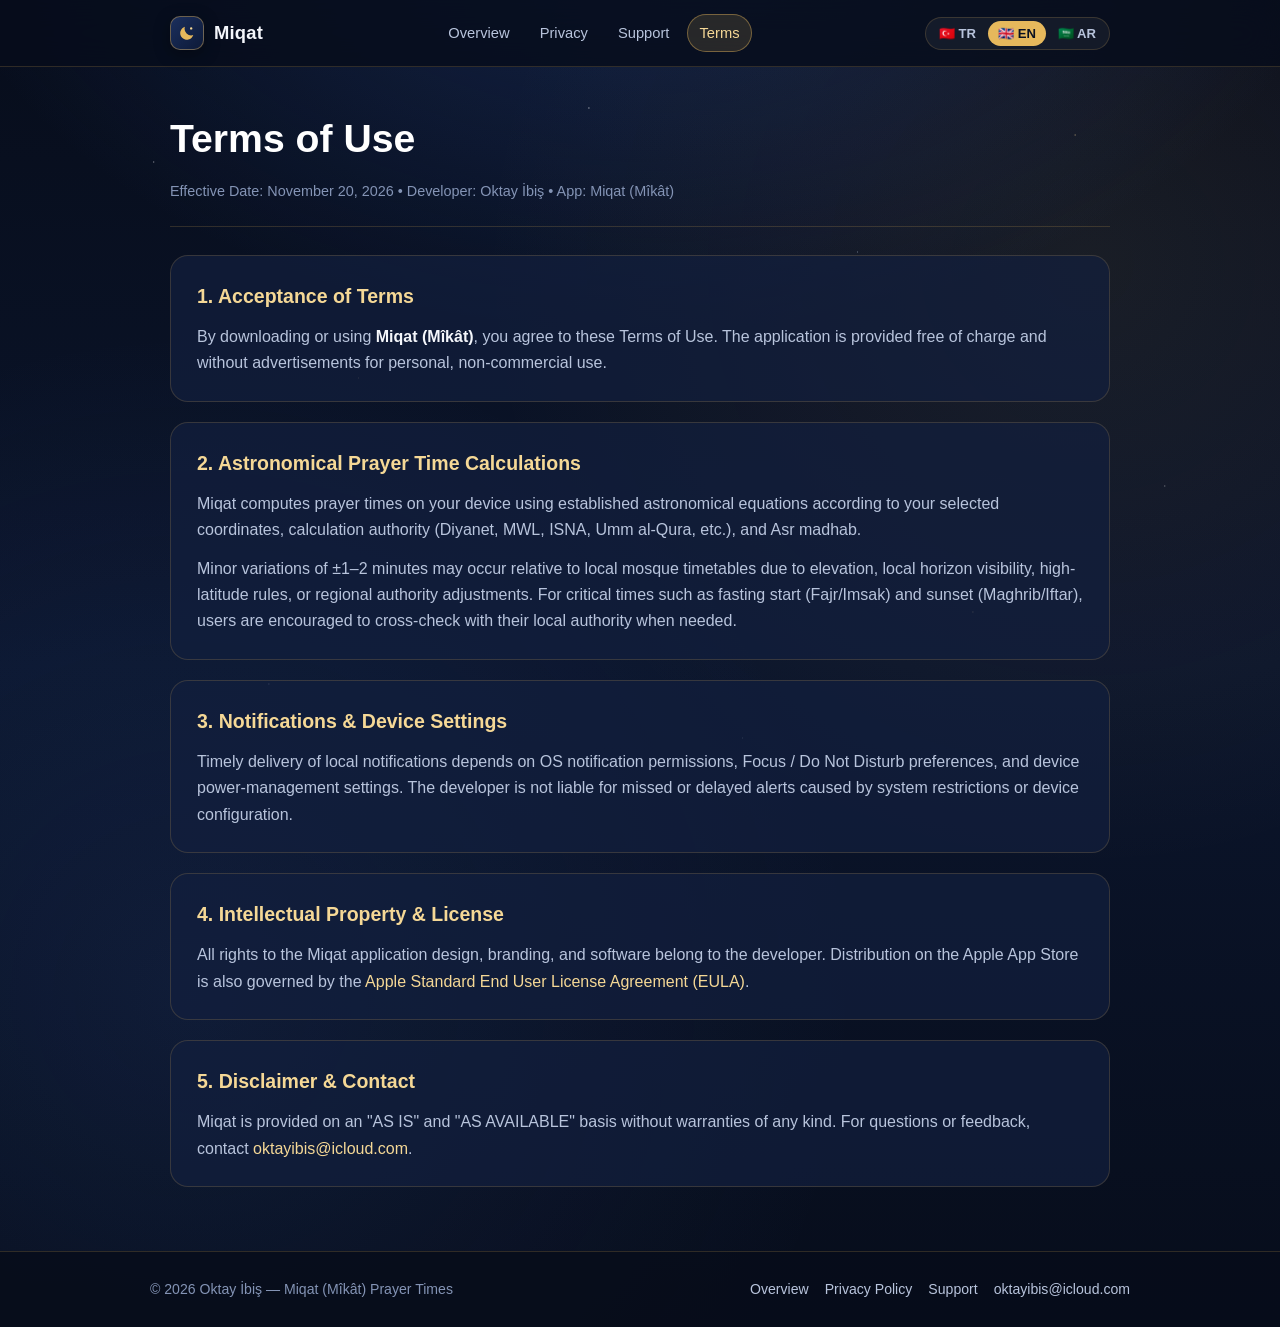
<file: docs/terms.html>
<!DOCTYPE html>
<html lang="tr" data-active-lang="tr">
<head>
  <meta charset="UTF-8">
  <meta name="viewport" content="width=device-width, initial-scale=1.0">
  <title>Kullanım Koşulları — Mîkât</title>
  <meta name="title-tr" content="Kullanım Koşulları — Mîkât">
  <meta name="title-en" content="Terms of Use — Miqat (Mîkât)">
  <meta name="title-ar" content="شروط الاستخدام — ميقات">
  <meta name="description" content="Terms of Use for Mîkât / Miqat / ميقات Prayer Times application.">
  <meta name="theme-color" content="#070d1b">
  <link rel="stylesheet" href="styles.css">
  <script src="i18n.js"></script>
</head>
<body>
  <div class="page-wrap">
    <header class="site-header">
      <div class="header-inner">
        <a class="brand" href="index.html" data-local-nav="index.html">
          <span class="brand-mark" aria-hidden="true">
            <svg width="20" height="20" viewBox="0 0 24 24" fill="none">
              <path d="M19.5 14.5A8 8 0 0 1 9.5 4.5a8 8 0 1 0 10 10Z" fill="#E6B85C"/>
              <circle cx="17" cy="6.5" r="1.4" fill="#F5D896"/>
            </svg>
          </span>
          <span data-lang="tr">Mîkât</span>
          <span data-lang="en">Miqat</span>
          <span data-lang="ar">ميقات</span>
        </a>

        <nav class="nav-links" aria-label="Main navigation">
          <a href="index.html" data-local-nav="index.html">
            <span data-lang="tr">Ana Sayfa</span>
            <span data-lang="en">Overview</span>
            <span data-lang="ar">الرئيسية</span>
          </a>
          <a href="privacy.html" data-local-nav="privacy.html">
            <span data-lang="tr">Gizlilik</span>
            <span data-lang="en">Privacy</span>
            <span data-lang="ar">الخصوصية</span>
          </a>
          <a href="support.html" data-local-nav="support.html">
            <span data-lang="tr">Destek</span>
            <span data-lang="en">Support</span>
            <span data-lang="ar">الدعم</span>
          </a>
          <a class="active" href="terms.html" data-local-nav="terms.html">
            <span data-lang="tr">Koşullar</span>
            <span data-lang="en">Terms</span>
            <span data-lang="ar">الشروط</span>
          </a>
        </nav>

        <div class="lang-switcher" role="group" aria-label="Language switcher">
          <button type="button" class="lang-btn active" data-set-lang="tr">🇹🇷 TR</button>
          <button type="button" class="lang-btn" data-set-lang="en">🇬🇧 EN</button>
          <button type="button" class="lang-btn" data-set-lang="ar">🇸🇦 AR</button>
        </div>
      </div>
    </header>

    <main>
      <!-- TURKISH -->
      <div data-lang="tr">
        <div class="doc-header">
          <h1>Kullanım Koşulları</h1>
          <p class="doc-meta">Yürürlük Tarihi: 20 Kasım 2026 • Geliştirici: Oktay İbiş • Uygulama: Mîkât</p>
        </div>

        <div class="doc-body">
          <section class="doc-section">
            <h2>1. Koşulların Kabulü</h2>
            <p>
              <strong>Mîkât: Namaz Vakti</strong> uygulamasını indirerek veya kullanarak bu Kullanım Koşulları'nı kabul etmiş
              sayılırsınız. Uygulama, kişisel ve ticari olmayan kullanım için ücretsiz ve reklamsız olarak sunulmaktadır.
            </p>
          </section>

          <section class="doc-section">
            <h2>2. Namaz Vakitleri ve Astronomik Hesaplamalar</h2>
            <p>
              Mîkât, seçtiğiniz şehir koordinatları, hesaplama otoritesi (Diyanet, MWL, ISNA, Ümmü'l-Kurâ vb.) ve mezhep
              tercihinize göre namaz vakitlerini yüksek hassasiyetli astronomik formüllerle cihazınızda hesaplar.
            </p>
            <p>
              Rakım, yerel ufuk yapısı, yüksek enlem koşulları veya yerel resmi kurumların özel temkin güncellemeleri nedeniyle
              yerel ezan veya resmi imsakiye ile ±1–2 dakikalık küçük farklar oluşabilir. Özellikle imsak ve iftar vakitlerinde
              gerektiğinde yerel yetkili kurumun takvimiyle teyit etmeniz tavsiye edilir.
            </p>
          </section>

          <section class="doc-section">
            <h2>3. Bildirimler ve Cihaz Ayarları</h2>
            <p>
              Bildirimlerin zamanında iletilmesi; işletim sistemi bildirim izinlerine, Odak / Rahatsız Etmeyin ayarlarına ve
              cihazınızın pil optimizasyonu ayarlarına bağlıdır. Geliştirici, işletim sistemi kısıtlamaları veya cihaz ayarlarından
              kaynaklanan bildirim gecikmelerinden sorumlu tutulamaz.
            </p>
          </section>

          <section class="doc-section">
            <h2>4. Fikri Mülkiyet ve Lisans</h2>
            <p>
              Mîkât uygulamasının tasarımı, kaynak kodu ve markasına ilişkin tüm haklar geliştiriciye aittir. iOS sürümü ayrıca
              <a href="https://www.apple.com/legal/internet-services/itunes/dev/stdeula/" target="_blank" rel="noopener noreferrer">Apple Standart Son Kullanıcı Lisans Sözleşmesi (EULA)</a>
              hükümlerine tabidir.
            </p>
          </section>

          <section class="doc-section">
            <h2>5. Garanti Reddi ve İletişim</h2>
            <p>
              Uygulama "olduğu gibi" (AS IS) sunulmaktadır. Her türlü soru veya geri bildirim için
              <a href="mailto:oktayibis@icloud.com">oktayibis@icloud.com</a> adresinden bizimle iletişime geçebilirsiniz.
            </p>
          </section>
        </div>
      </div>

      <!-- ENGLISH -->
      <div data-lang="en">
        <div class="doc-header">
          <h1>Terms of Use</h1>
          <p class="doc-meta">Effective Date: November 20, 2026 • Developer: Oktay İbiş • App: Miqat (Mîkât)</p>
        </div>

        <div class="doc-body">
          <section class="doc-section">
            <h2>1. Acceptance of Terms</h2>
            <p>
              By downloading or using <strong>Miqat (Mîkât)</strong>, you agree to these Terms of Use. The application is
              provided free of charge and without advertisements for personal, non-commercial use.
            </p>
          </section>

          <section class="doc-section">
            <h2>2. Astronomical Prayer Time Calculations</h2>
            <p>
              Miqat computes prayer times on your device using established astronomical equations according to your selected
              coordinates, calculation authority (Diyanet, MWL, ISNA, Umm al-Qura, etc.), and Asr madhab.
            </p>
            <p>
              Minor variations of ±1–2 minutes may occur relative to local mosque timetables due to elevation, local horizon
              visibility, high-latitude rules, or regional authority adjustments. For critical times such as fasting start (Fajr/Imsak)
              and sunset (Maghrib/Iftar), users are encouraged to cross-check with their local authority when needed.
            </p>
          </section>

          <section class="doc-section">
            <h2>3. Notifications &amp; Device Settings</h2>
            <p>
              Timely delivery of local notifications depends on OS notification permissions, Focus / Do Not Disturb preferences,
              and device power-management settings. The developer is not liable for missed or delayed alerts caused by system
              restrictions or device configuration.
            </p>
          </section>

          <section class="doc-section">
            <h2>4. Intellectual Property &amp; License</h2>
            <p>
              All rights to the Miqat application design, branding, and software belong to the developer. Distribution on the
              Apple App Store is also governed by the
              <a href="https://www.apple.com/legal/internet-services/itunes/dev/stdeula/" target="_blank" rel="noopener noreferrer">Apple Standard End User License Agreement (EULA)</a>.
            </p>
          </section>

          <section class="doc-section">
            <h2>5. Disclaimer &amp; Contact</h2>
            <p>
              Miqat is provided on an "AS IS" and "AS AVAILABLE" basis without warranties of any kind. For questions or feedback,
              contact <a href="mailto:oktayibis@icloud.com">oktayibis@icloud.com</a>.
            </p>
          </section>
        </div>
      </div>

      <!-- ARABIC -->
      <div data-lang="ar">
        <div class="doc-header">
          <h1>شروط الاستخدام</h1>
          <p class="doc-meta">تاريخ السريان: 20 نوفمبر 2026 • المطور: أوقطاي إيبيش • التطبيق: ميقات</p>
        </div>

        <div class="doc-body">
          <section class="doc-section">
            <h2>1. قبول الشروط</h2>
            <p>
              بتحميلك أو استخدامك لتطبيق <strong>ميقات (Mîkât)</strong>، فإنك توافق على شروط الاستخدام هذه. يُقدم التطبيق
              مجاناً وبدون إعلانات للاستخدام الشخصي غير التجاري.
            </p>
          </section>

          <section class="doc-section">
            <h2>2. الحسابات الفلكية لأوقات الصلاة</h2>
            <p>
              يقوم تطبيق ميقات بحساب أوقات الصلاة محلياً على جهازك باستخدام معادلات فلكية معتمدة وفقاً لإحداثيات المدينة المختارة
              وطريقة الحساب (أم القرى، رابطة العالم الإسلامي، ديانت، الهيئة المصرية، إلخ) والمذهب الفقهي لصلاة العصر.
            </p>
            <p>
              قد تظهر فروق طفيفة بمقدار دقيقة إلى دقيقتين مقارنة بتقاويم المساجد المحلية نتيجة الارتفاع عن سطح البحر أو الأفق المحلي
              أو تعديلات الهيئات الرسمية. يُنصح بالتحقق من التقويم المحلي الرسمي عند الحاجة خصوصاً لوقتي الإمساك والإفطار.
            </p>
          </section>

          <section class="doc-section">
            <h2>3. التنبيهات وإعدادات الجهاز</h2>
            <p>
              يعتمد وصول التنبيهات المحلية في وقتها على أذونات الإشعارات في نظام التشغيل وإعدادات وضع التركيز وتوفير الطاقة.
              ولا يتحمل المطور مسؤولية تأخر أو فوات التنبيهات الناتج عن قيود النظام أو إعدادات الجهاز.
            </p>
          </section>

          <section class="doc-section">
            <h2>4. الملكية الفكرية والترخيص</h2>
            <p>
              جميع حقوق التصميم والبرمجيات والعلامة التجارية محفوظة للمطور. كما يخضع إصدار iOS لاتفاقية
              <a href="https://www.apple.com/legal/internet-services/itunes/dev/stdeula/" target="_blank" rel="noopener noreferrer">ترخيص المستخدم النهائي القياسية من Apple (EULA)</a>.
            </p>
          </section>

          <section class="doc-section">
            <h2>5. إخلاء المسؤولية والتواصل</h2>
            <p>
              يُقدم التطبيق "كما هو" دون أي ضمانات صريحة أو ضمنية. لأي استفسار يرجى التواصل عبر
              <a href="mailto:oktayibis@icloud.com">oktayibis@icloud.com</a>.
            </p>
          </section>
        </div>
      </div>
    </main>

    <footer class="site-footer">
      <div class="footer-inner">
        <div>
          <span data-lang="tr">© 2026 Oktay İbiş — Mîkât: Namaz Vakti</span>
          <span data-lang="en">© 2026 Oktay İbiş — Miqat (Mîkât) Prayer Times</span>
          <span data-lang="ar">© 2026 أوقطاي إيبيش — تطبيق ميقات لأوقات الصلاة</span>
        </div>
        <div class="footer-links">
          <a href="index.html" data-local-nav="index.html">
            <span data-lang="tr">Ana Sayfa</span>
            <span data-lang="en">Overview</span>
            <span data-lang="ar">الرئيسية</span>
          </a>
          <a href="privacy.html" data-local-nav="privacy.html">
            <span data-lang="tr">Gizlilik Politikası</span>
            <span data-lang="en">Privacy Policy</span>
            <span data-lang="ar">سياسة الخصوصية</span>
          </a>
          <a href="support.html" data-local-nav="support.html">
            <span data-lang="tr">Destek</span>
            <span data-lang="en">Support</span>
            <span data-lang="ar">الدعم</span>
          </a>
          <a href="mailto:oktayibis@icloud.com">oktayibis@icloud.com</a>
        </div>
      </div>
    </footer>
  </div>
</body>
</html>
</file>
<file: docs/styles.css>
:root {
  --bg-deep: #070d1b;
  --bg-mid: #0e1a36;
  --bg-elevated: rgba(18, 31, 61, 0.72);
  --bg-card-hover: rgba(24, 41, 78, 0.85);
  --border: rgba(230, 184, 92, 0.18);
  --border-strong: rgba(230, 184, 92, 0.42);
  --gold: #e6b85c;
  --gold-soft: #f5d896;
  --gold-dim: rgba(230, 184, 92, 0.14);
  --text-primary: #f4f6fb;
  --text-secondary: #b8c4dc;
  --text-muted: #8494b5;
  --success: #5cd6a5;
  --radius: 18px;
  --radius-sm: 12px;
  --max-width: 980px;
}

* {
  box-sizing: border-box;
  margin: 0;
  padding: 0;
}

html {
  scroll-behavior: smooth;
  background-color: var(--bg-deep);
  color: var(--text-primary);
  font-family: -apple-system, BlinkMacSystemFont, "SF Pro Text", "Segoe UI", Roboto, "Helvetica Neue", Arial, sans-serif;
  line-height: 1.65;
  -webkit-font-smoothing: antialiased;
}

html[dir="rtl"] {
  font-family: -apple-system, BlinkMacSystemFont, "SF Arabic", "Geeza Pro", "Segoe UI", Tahoma, Arial, sans-serif;
}

body {
  min-height: 100vh;
  background:
    radial-gradient(ellipse 80% 50% at 50% -10%, rgba(44, 79, 158, 0.38), transparent 70%),
    radial-gradient(circle at 85% 20%, rgba(230, 184, 92, 0.08), transparent 40%),
    radial-gradient(circle at 15% 75%, rgba(65, 110, 200, 0.12), transparent 45%),
    linear-gradient(180deg, #070d1b 0%, #0b152c 50%, #070d1b 100%);
  color: var(--text-primary);
}

/* Subtle starfield overlay */
body::before {
  content: "";
  position: fixed;
  inset: 0;
  pointer-events: none;
  z-index: 0;
  opacity: 0.45;
  background-image:
    radial-gradient(1.2px 1.2px at 12% 18%, #fff, transparent),
    radial-gradient(1px 1px at 28% 42%, #f5d896, transparent),
    radial-gradient(1.4px 1.4px at 46% 12%, #fff, transparent),
    radial-gradient(1px 1px at 67% 28%, #dce7ff, transparent),
    radial-gradient(1.2px 1.2px at 84% 15%, #f5d896, transparent),
    radial-gradient(1px 1px at 91% 54%, #fff, transparent),
    radial-gradient(1.2px 1.2px at 21% 76%, #dce7ff, transparent),
    radial-gradient(1px 1px at 58% 82%, #fff, transparent),
    radial-gradient(1.3px 1.3px at 76% 68%, #f5d896, transparent);
}

.page-wrap {
  position: relative;
  z-index: 1;
  display: flex;
  flex-direction: column;
  min-height: 100vh;
}

a {
  color: var(--gold-soft);
  text-decoration: none;
  transition: color 0.18s ease, opacity 0.18s ease;
}

a:hover {
  color: #fff;
  text-decoration: underline;
}

/* Navigation */
.site-header {
  position: sticky;
  top: 0;
  z-index: 20;
  backdrop-filter: blur(16px);
  -webkit-backdrop-filter: blur(16px);
  background: rgba(7, 13, 27, 0.82);
  border-bottom: 1px solid var(--border);
}

.header-inner {
  max-width: var(--max-width);
  margin: 0 auto;
  padding: 14px 20px;
  display: flex;
  flex-wrap: wrap;
  align-items: center;
  justify-content: space-between;
  gap: 14px;
}

.brand {
  display: inline-flex;
  align-items: center;
  gap: 10px;
  color: var(--text-primary);
  font-weight: 700;
  font-size: 1.15rem;
  letter-spacing: 0.01em;
}

.brand:hover {
  text-decoration: none;
  color: var(--gold-soft);
}

.brand-mark {
  width: 34px;
  height: 34px;
  border-radius: 10px;
  background: linear-gradient(135deg, #1b2f5d 0%, #0d1a38 100%);
  border: 1px solid var(--border-strong);
  display: inline-flex;
  align-items: center;
  justify-content: center;
  box-shadow: 0 4px 16px rgba(0, 0, 0, 0.35);
}

.nav-links {
  display: flex;
  flex-wrap: wrap;
  align-items: center;
  gap: 6px;
}

.nav-links a {
  color: var(--text-secondary);
  font-size: 0.92rem;
  font-weight: 500;
  padding: 7px 12px;
  border-radius: 999px;
  transition: background 0.18s ease, color 0.18s ease;
}

.nav-links a:hover,
.nav-links a.active {
  text-decoration: none;
  color: var(--text-primary);
  background: var(--gold-dim);
}

.nav-links a.active {
  color: var(--gold-soft);
  box-shadow: inset 0 0 0 1px var(--border-strong);
}

.lang-switcher {
  display: inline-flex;
  align-items: center;
  background: rgba(255, 255, 255, 0.05);
  border: 1px solid var(--border);
  border-radius: 999px;
  padding: 3px;
  gap: 2px;
}

.lang-btn {
  appearance: none;
  border: 0;
  background: transparent;
  color: var(--text-secondary);
  font-size: 0.82rem;
  font-weight: 600;
  padding: 5px 10px;
  border-radius: 999px;
  cursor: pointer;
  transition: background 0.18s ease, color 0.18s ease;
}

.lang-btn:hover {
  color: var(--text-primary);
}

.lang-btn.active {
  background: var(--gold);
  color: #091021;
}

/* Main Container */
main {
  flex: 1;
  max-width: var(--max-width);
  width: 100%;
  margin: 0 auto;
  padding: 40px 20px 64px;
}

/* Hero */
.hero {
  text-align: center;
  padding: 36px 24px 44px;
  border-radius: 26px;
  background:
    radial-gradient(circle at 50% 0%, rgba(230, 184, 92, 0.14), transparent 60%),
    linear-gradient(180deg, rgba(20, 36, 72, 0.78) 0%, rgba(11, 22, 46, 0.72) 100%);
  border: 1px solid var(--border);
  box-shadow: 0 24px 60px rgba(0, 0, 0, 0.35);
  margin-bottom: 36px;
}

.hero-badge {
  display: inline-flex;
  align-items: center;
  gap: 8px;
  padding: 6px 14px;
  border-radius: 999px;
  background: var(--gold-dim);
  border: 1px solid var(--border-strong);
  color: var(--gold-soft);
  font-size: 0.84rem;
  font-weight: 600;
  margin-bottom: 18px;
}

.hero h1 {
  font-size: clamp(2rem, 4.5vw, 3.1rem);
  line-height: 1.18;
  font-weight: 800;
  letter-spacing: -0.02em;
  margin-bottom: 14px;
  background: linear-gradient(180deg, #ffffff 20%, #f5d896 100%);
  -webkit-background-clip: text;
  background-clip: text;
  color: transparent;
}

.hero p.lead {
  max-width: 680px;
  margin: 0 auto 26px;
  color: var(--text-secondary);
  font-size: 1.08rem;
}

.cta-row {
  display: flex;
  flex-wrap: wrap;
  justify-content: center;
  gap: 12px;
}

.btn {
  display: inline-flex;
  align-items: center;
  justify-content: center;
  gap: 8px;
  padding: 12px 22px;
  border-radius: 12px;
  font-weight: 600;
  font-size: 0.96rem;
  transition: transform 0.15s ease, background 0.18s ease, border-color 0.18s ease;
}

.btn:hover {
  text-decoration: none;
  transform: translateY(-1px);
}

.btn-primary {
  background: linear-gradient(135deg, #e6b85c 0%, #d49c37 100%);
  color: #091021;
  box-shadow: 0 8px 24px rgba(230, 184, 92, 0.28);
}

.btn-primary:hover {
  color: #091021;
  background: linear-gradient(135deg, #f3ca74 0%, #e1ab47 100%);
}

.btn-secondary {
  background: rgba(255, 255, 255, 0.06);
  color: var(--text-primary);
  border: 1px solid var(--border-strong);
}

.btn-secondary:hover {
  color: #fff;
  background: rgba(255, 255, 255, 0.12);
}

/* Feature Grid */
.section-title {
  font-size: 1.5rem;
  font-weight: 700;
  margin: 34px 0 18px;
  color: var(--text-primary);
}

.grid {
  display: grid;
  grid-template-columns: repeat(auto-fit, minmax(270px, 1fr));
  gap: 18px;
}

.card {
  background: var(--bg-elevated);
  border: 1px solid var(--border);
  border-radius: var(--radius);
  padding: 24px;
  transition: border-color 0.2s ease, background 0.2s ease;
}

.card:hover {
  border-color: var(--border-strong);
  background: var(--bg-card-hover);
}

.card-icon {
  width: 42px;
  height: 42px;
  border-radius: 12px;
  background: var(--gold-dim);
  border: 1px solid var(--border);
  color: var(--gold-soft);
  display: inline-flex;
  align-items: center;
  justify-content: center;
  font-size: 1.25rem;
  margin-bottom: 14px;
}

.card h3 {
  font-size: 1.08rem;
  font-weight: 700;
  margin-bottom: 8px;
  color: var(--text-primary);
}

.card p {
  color: var(--text-secondary);
  font-size: 0.94rem;
}

/* Legal & Support Document Container */
.doc-header {
  margin-bottom: 28px;
  padding-bottom: 22px;
  border-bottom: 1px solid var(--border);
}

.doc-header h1 {
  font-size: clamp(1.75rem, 3.6vw, 2.45rem);
  font-weight: 800;
  margin-bottom: 8px;
  color: #fff;
}

.doc-meta {
  color: var(--text-muted);
  font-size: 0.9rem;
}

.doc-body {
  display: flex;
  flex-direction: column;
  gap: 20px;
}

.doc-section {
  background: var(--bg-elevated);
  border: 1px solid var(--border);
  border-radius: var(--radius);
  padding: 24px 26px;
}

.doc-section h2 {
  font-size: 1.22rem;
  font-weight: 700;
  color: var(--gold-soft);
  margin-bottom: 12px;
}

.doc-section p {
  color: var(--text-secondary);
  margin-bottom: 12px;
}

.doc-section p:last-child {
  margin-bottom: 0;
}

.doc-section ul {
  margin: 10px 0 12px;
  padding-inline-start: 22px;
  color: var(--text-secondary);
}

.doc-section li {
  margin-bottom: 8px;
}

.doc-section strong {
  color: var(--text-primary);
}

.callout {
  background: rgba(230, 184, 92, 0.09);
  border: 1px solid var(--border-strong);
  border-radius: var(--radius-sm);
  padding: 16px 18px;
  color: var(--text-primary);
  margin-top: 10px;
}

/* Summary Table */
.table-wrap {
  overflow-x: auto;
  margin-top: 10px;
}

table {
  width: 100%;
  border-collapse: collapse;
  font-size: 0.93rem;
}

th, td {
  text-align: start;
  padding: 12px 14px;
  border-bottom: 1px solid var(--border);
}

th {
  color: var(--gold-soft);
  font-weight: 600;
  background: rgba(255, 255, 255, 0.03);
}

td {
  color: var(--text-secondary);
}

.pill-ok {
  display: inline-block;
  padding: 3px 10px;
  border-radius: 999px;
  font-size: 0.8rem;
  font-weight: 600;
  background: rgba(92, 214, 165, 0.14);
  color: var(--success);
  border: 1px solid rgba(92, 214, 165, 0.35);
}

/* FAQ Accordion */
.faq-list {
  display: flex;
  flex-direction: column;
  gap: 12px;
}

details.faq-item {
  background: var(--bg-elevated);
  border: 1px solid var(--border);
  border-radius: var(--radius-sm);
  padding: 18px 20px;
  transition: border-color 0.18s ease;
}

details.faq-item[open] {
  border-color: var(--border-strong);
}

details.faq-item summary {
  cursor: pointer;
  font-weight: 600;
  font-size: 1.02rem;
  color: var(--text-primary);
  list-style: none;
  display: flex;
  align-items: center;
  justify-content: space-between;
  gap: 12px;
}

details.faq-item summary::-webkit-details-marker {
  display: none;
}

details.faq-item summary::after {
  content: "+";
  font-size: 1.3rem;
  line-height: 1;
  color: var(--gold);
  flex-shrink: 0;
}

details.faq-item[open] summary::after {
  content: "−";
}

details.faq-item .faq-answer {
  margin-top: 12px;
  padding-top: 12px;
  border-top: 1px solid rgba(255, 255, 255, 0.08);
  color: var(--text-secondary);
  font-size: 0.95rem;
}

details.faq-item .faq-answer p + p {
  margin-top: 10px;
}

/* Contact Banner */
.contact-box {
  display: flex;
  flex-wrap: wrap;
  align-items: center;
  justify-content: space-between;
  gap: 18px;
  padding: 24px 26px;
  border-radius: var(--radius);
  background: linear-gradient(135deg, rgba(230, 184, 92, 0.14) 0%, rgba(18, 31, 61, 0.85) 100%);
  border: 1px solid var(--border-strong);
  margin-top: 26px;
}

/* Language Visibility */
[data-lang] {
  display: none;
}

html[data-active-lang="tr"] [data-lang="tr"],
html[data-active-lang="en"] [data-lang="en"],
html[data-active-lang="ar"] [data-lang="ar"] {
  display: block;
}

html[data-active-lang="tr"] span[data-lang="tr"],
html[data-active-lang="en"] span[data-lang="en"],
html[data-active-lang="ar"] span[data-lang="ar"] {
  display: inline;
}

/* Footer */
.site-footer {
  border-top: 1px solid var(--border);
  background: rgba(7, 13, 27, 0.88);
  padding: 26px 20px;
  margin-top: auto;
}

.footer-inner {
  max-width: var(--max-width);
  margin: 0 auto;
  display: flex;
  flex-wrap: wrap;
  align-items: center;
  justify-content: space-between;
  gap: 14px;
  font-size: 0.88rem;
  color: var(--text-muted);
}

.footer-links {
  display: flex;
  flex-wrap: wrap;
  gap: 16px;
}

.footer-links a {
  color: var(--text-secondary);
}

.footer-links a:hover {
  color: var(--gold-soft);
}

@media (max-width: 640px) {
  .header-inner {
    justify-content: center;
  }
  .hero {
    padding: 28px 18px 34px;
  }
  .doc-section {
    padding: 18px 18px;
  }
}
</file>
